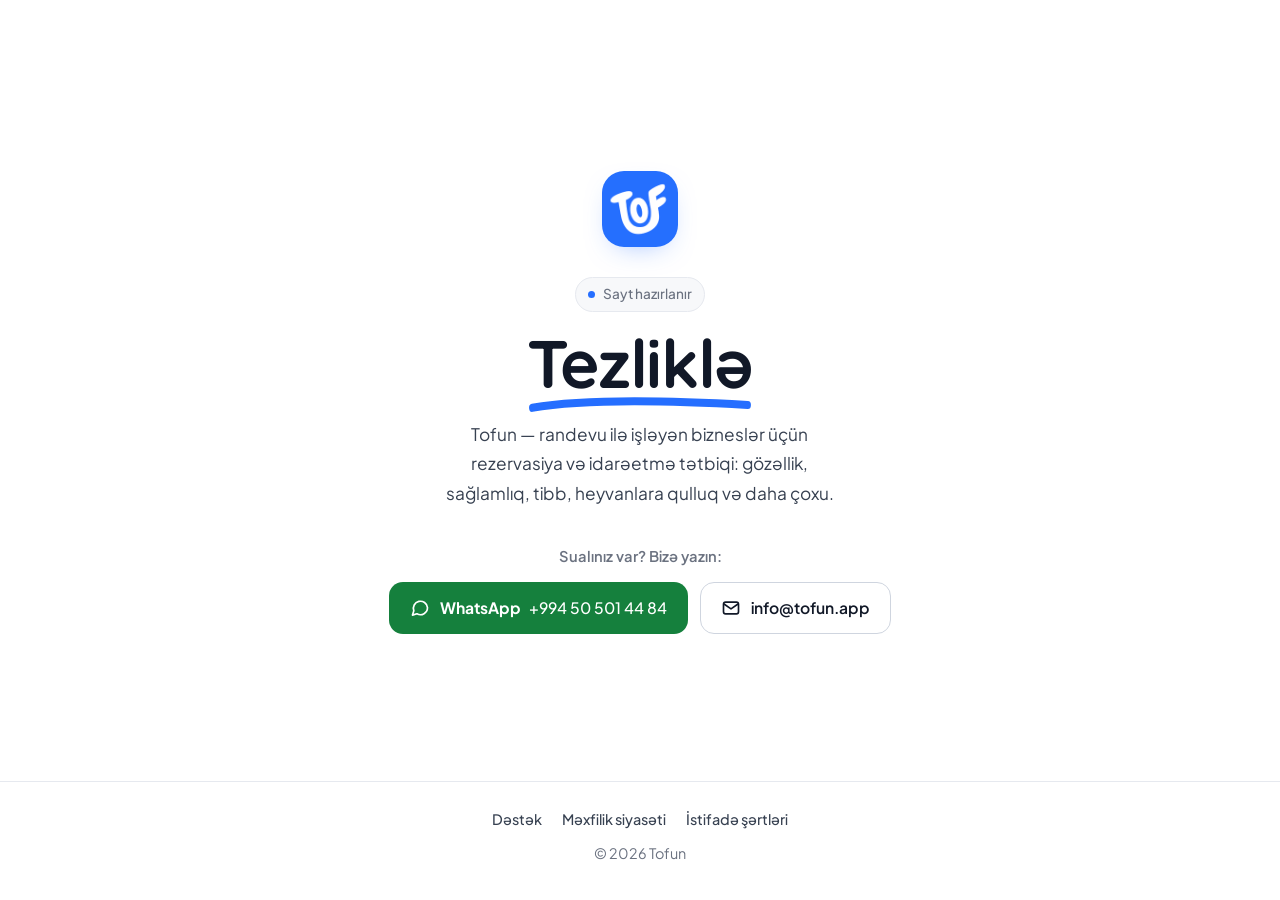
<file: index.html>
<!DOCTYPE html>
<html lang="az">
<head>
<meta charset="UTF-8">
<meta name="viewport" content="width=device-width, initial-scale=1">
<meta name="color-scheme" content="light only">
<title>Tofun — Tezliklə</title>
<meta name="description" content="Tofun — randevu ilə işləyən bizneslər üçün rezervasiya və idarəetmə tətbiqi. Tezliklə.">
<meta name="theme-color" content="#ffffff">
<link rel="canonical" href="https://tofun.app/">
<meta property="og:type" content="website">
<meta property="og:url" content="https://tofun.app/">
<meta property="og:title" content="Tofun — Tezliklə">
<meta property="og:description" content="Randevu ilə işləyən bizneslər üçün rezervasiya və idarəetmə tətbiqi.">
<meta property="og:image" content="https://tofun.app/og.png">
<meta property="og:image:width" content="1200">
<meta property="og:image:height" content="630">
<meta name="twitter:card" content="summary_large_image">
<link rel="icon" type="image/png" sizes="32x32" href="[data-uri]">
<link rel="preconnect" href="https://fonts.googleapis.com">
<link rel="preconnect" href="https://fonts.gstatic.com" crossorigin>
<link href="https://fonts.googleapis.com/css2?family=Quicksand:wght@700&amp;family=Plus+Jakarta+Sans:wght@400;500;600;700&amp;display=swap" rel="stylesheet">
<style>
  :root {
    --bg: #ffffff;
    --surface: #f7f8fa;
    --line: #e6e9ef;
    --line-strong: #cfd5df;
    --ink: #111827;
    --text: #374151;
    --muted: #6b7280;
    --blue: #256eff;
    --link: #1a5ae0;
    --blue-soft: #eef3ff;
    --wa: #15803d;
    --wa-hover: #116a32;
    --wa-soft: #ebf7ef;
    --display: 'Quicksand', 'Plus Jakarta Sans', system-ui, sans-serif;
    --sans: 'Plus Jakarta Sans', system-ui, -apple-system, 'Segoe UI', Roboto, sans-serif;
    color-scheme: light only;
  }

  *, *::before, *::after { box-sizing: border-box; margin: 0; }
  [hidden] { display: none !important; }

  html {
    -webkit-text-size-adjust: 100%;
    scroll-padding-top: 88px;
  }

  body {
    min-height: 100vh;
    font-family: var(--sans);
    font-size: 1rem;
    line-height: 1.65;
    color: var(--text);
    background: var(--bg);
    -webkit-font-smoothing: antialiased;
    text-rendering: optimizeLegibility;
  }

  a { color: var(--link); text-decoration-thickness: 1px; text-underline-offset: 3px; }
  a:hover { text-decoration-thickness: 2px; }

  :focus-visible {
    outline: 3px solid rgba(37, 110, 255, .45);
    outline-offset: 2px;
    border-radius: 8px;
  }

  .container {
    width: 100%;
    max-width: 1080px;
    margin: 0 auto;
    padding: 0 20px;
  }

  /* ---------- header ---------- */
  .site-header {
    position: sticky;
    top: 0;
    z-index: 10;
    background: #fff;
    border-bottom: 1px solid var(--line);
  }

  .header-inner {
    display: flex;
    align-items: center;
    justify-content: space-between;
    gap: 16px;
    height: 64px;
  }

  .brand {
    display: inline-flex;
    align-items: center;
    gap: 10px;
    color: var(--ink);
    text-decoration: none;
    font-family: var(--display);
    font-weight: 700;
    font-size: 1.3rem;
    letter-spacing: -.01em;
  }

  .brand img { width: 34px; height: 34px; border-radius: 10px; }

  .header-link {
    padding: 8px 12px;
    border-radius: 10px;
    color: var(--text);
    font-size: .95rem;
    font-weight: 600;
    text-decoration: none;
  }

  .header-link:hover { background: var(--surface); color: var(--ink); }

  /* ---------- page heading ---------- */
  .page-hero { padding: 52px 0 4px; }

  .eyebrow {
    font-size: .78rem;
    font-weight: 700;
    letter-spacing: .12em;
    text-transform: uppercase;
    color: var(--muted);
  }

  .page-title {
    margin-top: 8px;
    font-family: var(--display);
    font-weight: 700;
    font-size: clamp(2.2rem, 6vw, 3rem);
    line-height: 1.12;
    letter-spacing: -.02em;
    color: var(--ink);
  }

  .page-lead {
    max-width: 40em;
    margin-top: 14px;
    font-size: 1.1rem;
    line-height: 1.7;
  }

  .chip {
    display: inline-flex;
    align-items: center;
    gap: 8px;
    margin-top: 18px;
    padding: 5px 12px;
    border: 1px solid var(--line);
    border-radius: 999px;
    background: var(--surface);
    color: var(--muted);
    font-size: .85rem;
    font-weight: 500;
  }

  /* ---------- buttons ---------- */
  .btn {
    display: inline-flex;
    align-items: center;
    justify-content: center;
    gap: 10px;
    min-height: 50px;
    padding: 12px 20px;
    border: 1px solid transparent;
    border-radius: 14px;
    font: inherit;
    font-size: .98rem;
    font-weight: 600;
    text-decoration: none;
    transition: background-color .15s, border-color .15s;
  }

  .btn svg { width: 20px; height: 20px; flex: none; }
  .btn-wa { background: var(--wa); color: #fff; }
  .btn-wa:hover { background: var(--wa-hover); }
  .btn-outline { background: #fff; color: var(--ink); border-color: var(--line-strong); }
  .btn-outline:hover { border-color: var(--muted); }

  /* ---------- footer ---------- */
  .site-footer { margin-top: 80px; border-top: 1px solid var(--line); }

  .footer-inner {
    display: flex;
    flex-wrap: wrap;
    align-items: center;
    justify-content: space-between;
    gap: 12px 24px;
    padding-top: 26px;
    padding-bottom: 34px;
    font-size: .9rem;
    color: var(--muted);
  }

  .footer-links { display: flex; flex-wrap: wrap; gap: 6px 20px; }
  .footer-links a { color: var(--text); font-weight: 500; text-decoration: none; }
  .footer-links a:hover { color: var(--ink); text-decoration: underline; }
  .footer-links a[aria-current="page"] { color: var(--ink); font-weight: 700; }

  @media (prefers-reduced-motion: reduce) {
    *, *::before, *::after { animation: none !important; transition: none !important; scroll-behavior: auto !important; }
  }

  :root {
    --swoosh: url("data:image/svg+xml,%3Csvg xmlns='http://www.w3.org/2000/svg' viewBox='0 0 300 20' preserveAspectRatio='none'%3E%3Cpath d='M7 13.5C64 5.5 152 4 293 10.5' stroke='%23256EFF' stroke-width='8.5' stroke-linecap='round' fill='none'/%3E%3C/svg%3E");
  }

  body {
    display: flex;
    flex-direction: column;
    min-height: 100vh;
    min-height: 100dvh;
  }

  .home {
    flex: 1;
    display: flex;
    flex-direction: column;
    align-items: center;
    justify-content: center;
    padding: 64px 20px 40px;
    text-align: center;
  }

  .logo {
    width: 76px;
    height: 76px;
    border-radius: 22px;
    box-shadow: 0 10px 28px -14px rgba(37, 110, 255, .5);
  }

  .home .chip { margin-top: 30px; }
  .chip i { width: 7px; height: 7px; border-radius: 50%; background: var(--blue); }

  .home h1 {
    margin-top: 16px;
    font-family: var(--display);
    font-weight: 700;
    font-size: clamp(2.8rem, 11vw, 4.2rem);
    line-height: 1.05;
    letter-spacing: -.02em;
    color: var(--ink);
  }

  .home h1 span {
    padding-bottom: .14em;
    background: var(--swoosh) no-repeat 0 100% / 100% .28em;
  }

  .lead {
    max-width: 30em;
    margin-top: 22px;
    font-size: 1.08rem;
    line-height: 1.7;
    text-wrap: balance;
  }

  .ask {
    margin-top: 36px;
    font-size: .92rem;
    font-weight: 600;
    color: var(--muted);
  }

  .actions {
    display: flex;
    flex-wrap: wrap;
    justify-content: center;
    gap: 12px;
    margin-top: 14px;
  }

  .btn-text { display: flex; flex-wrap: wrap; justify-content: center; column-gap: .45em; }
  .btn .num { font-weight: 500; white-space: nowrap; }

  .site-footer { margin-top: 0; }
  .footer-inner { flex-direction: column; justify-content: center; text-align: center; gap: 10px; }
  .footer-links { justify-content: center; }

  @media (max-width: 520px) {
    .home { padding-top: 48px; }
    .actions { flex-direction: column; width: 100%; }
    .btn { width: 100%; }
  }
</style>
</head>
<body>
  <main class="home">
    <img class="logo" src="[data-uri]" alt="Tofun" width="76" height="76">

    <p class="chip"><i aria-hidden="true"></i>Sayt hazırlanır</p>

    <h1><span>Tezliklə</span></h1>

    <p class="lead">Tofun — randevu ilə işləyən bizneslər üçün rezervasiya və idarəetmə tətbiqi: gözəllik, sağlamlıq, tibb, heyvanlara qulluq və daha çoxu.</p>

    <p class="ask">Sualınız var? Bizə yazın:</p>

    <div class="actions">
      <a class="btn btn-wa" href="https://wa.me/994505014484" target="_blank" rel="noopener">
        <svg viewBox="0 0 24 24" fill="none" stroke="currentColor" stroke-width="2" stroke-linecap="round" stroke-linejoin="round" aria-hidden="true"><path d="M21 11.5a8.5 8.5 0 0 1-12.6 7.45L3 20.5l1.6-5.1A8.5 8.5 0 1 1 21 11.5z"/></svg>
        <span class="btn-text"><b>WhatsApp</b><span class="num">+994 50 501 44 84</span></span>
      </a>
      <a class="btn btn-outline" href="mailto:info@tofun.app">
        <svg viewBox="0 0 24 24" fill="none" stroke="currentColor" stroke-width="2" stroke-linecap="round" stroke-linejoin="round" aria-hidden="true"><rect x="3" y="5" width="18" height="14" rx="2.5"/><path d="m4 7.5 8 5.5 8-5.5"/></svg>
        <span>info@tofun.app</span>
      </a>
    </div>
  </main>

  <footer class="site-footer">
    <div class="container footer-inner">
      <nav class="footer-links" aria-label="Səhifələr">
        <a href="/support/">Dəstək</a>
        <a href="/privacy.html">Məxfilik siyasəti</a>
        <a href="/terms.html">İstifadə şərtləri</a>
      </nav>
      <span>© <span class="year">2026</span> Tofun</span>
    </div>
  </footer>

  <script>document.querySelectorAll('.year').forEach(function (y) { y.textContent = new Date().getFullYear(); });</script>
</body>
</html>
</file>
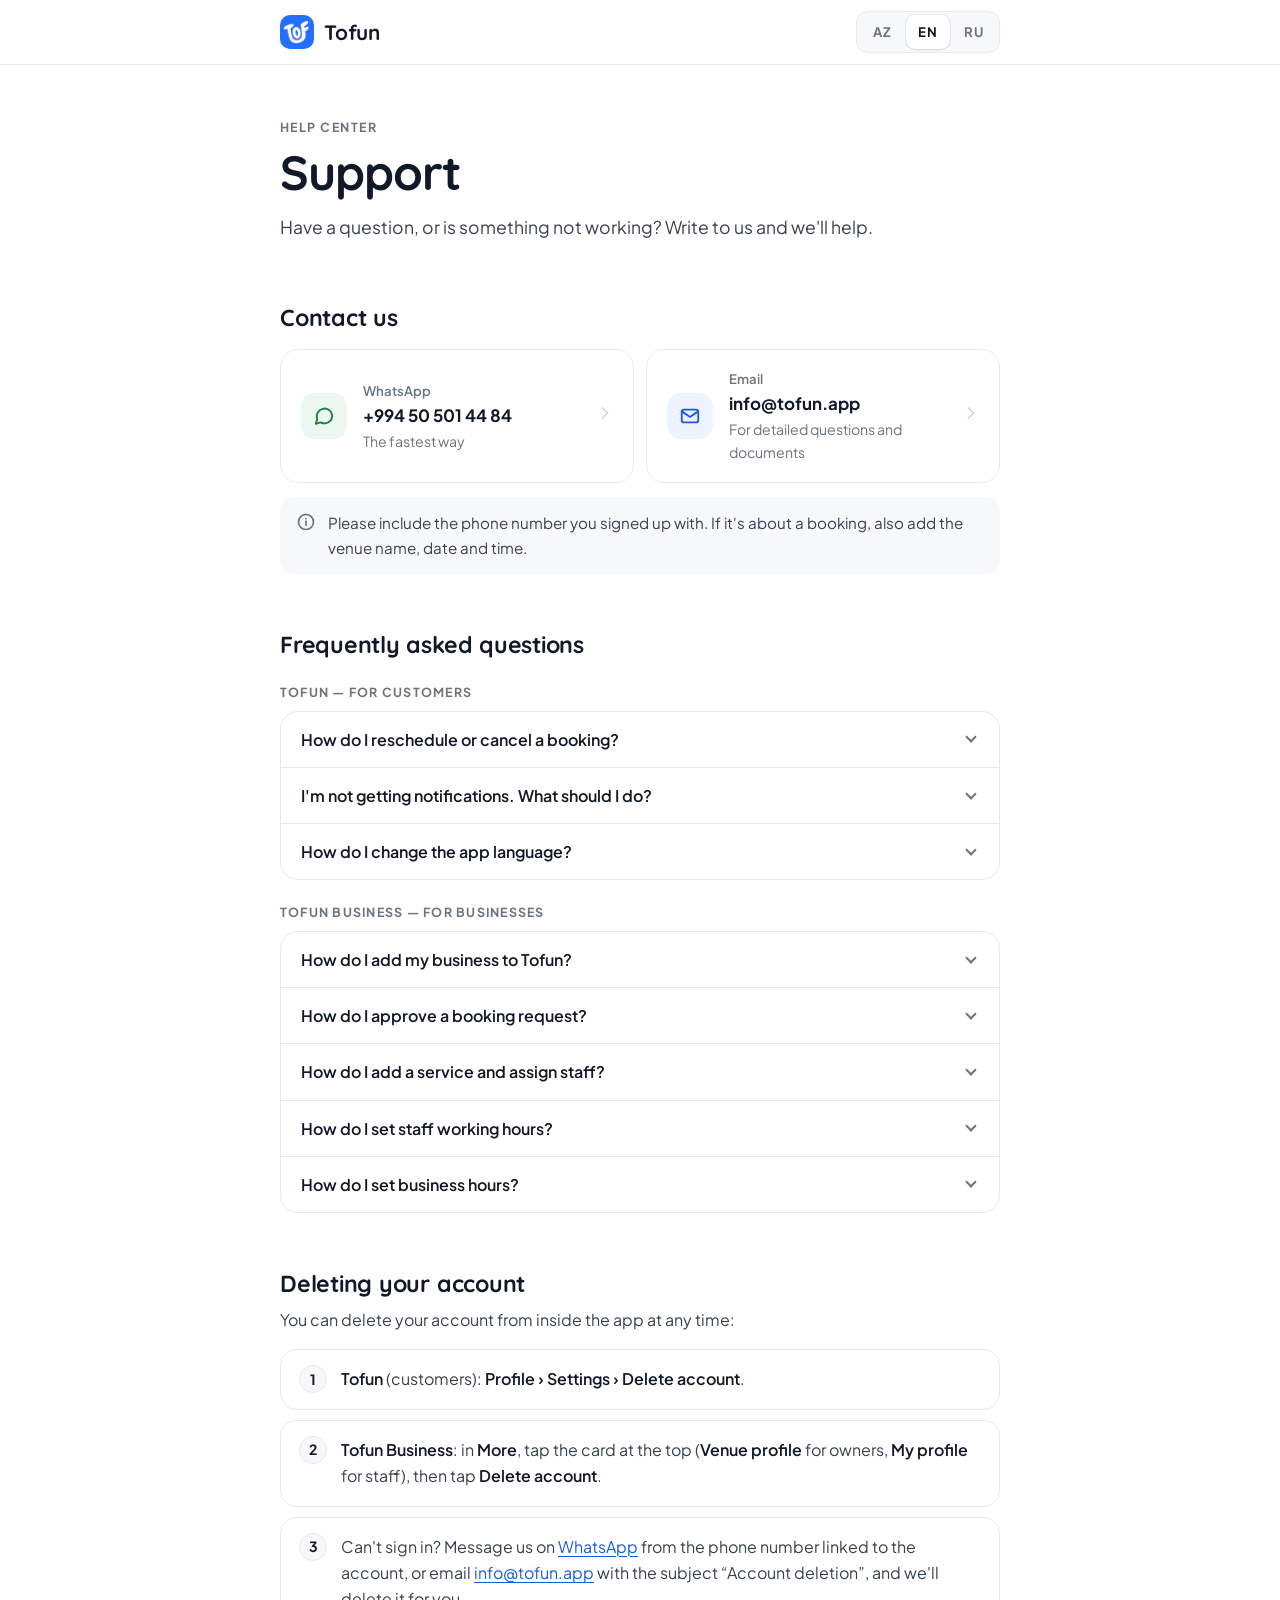
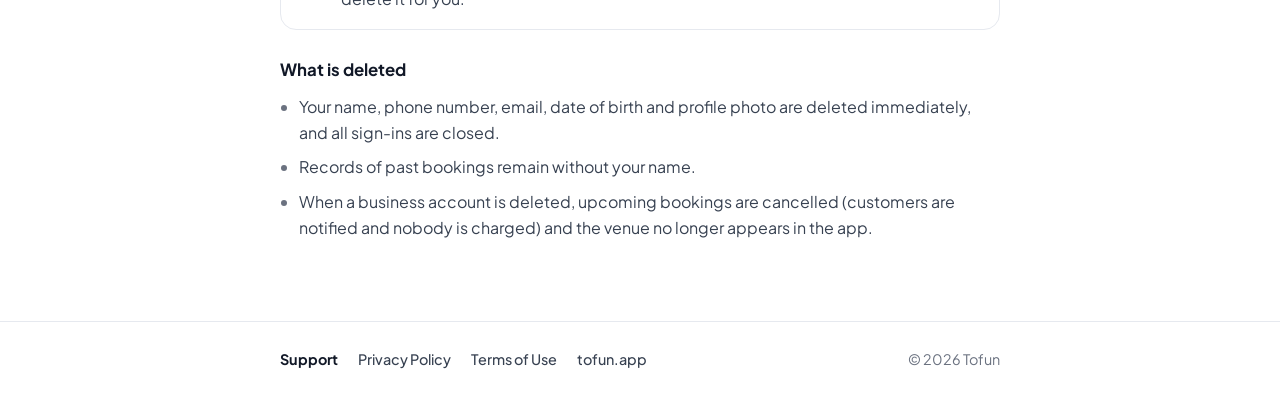
<file: support/index.html>
<!DOCTYPE html>
<html lang="az">
<head>
<meta charset="UTF-8">
<meta name="viewport" content="width=device-width, initial-scale=1">
<meta name="color-scheme" content="light only">
<title>Dəstək — Tofun</title>
<meta name="description" content="Tofun dəstək: WhatsApp və e-poçt ilə əlaqə, tez-tez verilən suallar və hesabın silinməsi.">
<meta name="theme-color" content="#ffffff">
<meta property="og:type" content="website">
<meta property="og:title" content="Dəstək — Tofun">
<meta property="og:description" content="WhatsApp və e-poçt ilə əlaqə, tez-tez verilən suallar və hesabın silinməsi.">
<meta name="twitter:card" content="summary">
<link rel="icon" type="image/png" sizes="32x32" href="[data-uri]">
<link rel="preconnect" href="https://fonts.googleapis.com">
<link rel="preconnect" href="https://fonts.gstatic.com" crossorigin>
<link href="https://fonts.googleapis.com/css2?family=Quicksand:wght@700&amp;family=Plus+Jakarta+Sans:wght@400;500;600;700&amp;display=swap" rel="stylesheet">
<script>document.documentElement.classList.add('js');</script>
<style>
  :root {
    --bg: #ffffff;
    --surface: #f7f8fa;
    --line: #e6e9ef;
    --line-strong: #cfd5df;
    --ink: #111827;
    --text: #374151;
    --muted: #6b7280;
    --blue: #256eff;
    --link: #1a5ae0;
    --blue-soft: #eef3ff;
    --wa: #15803d;
    --wa-hover: #116a32;
    --wa-soft: #ebf7ef;
    --display: 'Quicksand', 'Plus Jakarta Sans', system-ui, sans-serif;
    --sans: 'Plus Jakarta Sans', system-ui, -apple-system, 'Segoe UI', Roboto, sans-serif;
    color-scheme: light only;
  }

  *, *::before, *::after { box-sizing: border-box; margin: 0; }
  [hidden] { display: none !important; }

  html {
    -webkit-text-size-adjust: 100%;
    scroll-padding-top: 88px;
  }

  body {
    min-height: 100vh;
    font-family: var(--sans);
    font-size: 1rem;
    line-height: 1.65;
    color: var(--text);
    background: var(--bg);
    -webkit-font-smoothing: antialiased;
    text-rendering: optimizeLegibility;
  }

  a { color: var(--link); text-decoration-thickness: 1px; text-underline-offset: 3px; }
  a:hover { text-decoration-thickness: 2px; }

  :focus-visible {
    outline: 3px solid rgba(37, 110, 255, .45);
    outline-offset: 2px;
    border-radius: 8px;
  }

  .container {
    width: 100%;
    max-width: 1080px;
    margin: 0 auto;
    padding: 0 20px;
  }

  /* ---------- header ---------- */
  .site-header {
    position: sticky;
    top: 0;
    z-index: 10;
    background: #fff;
    border-bottom: 1px solid var(--line);
  }

  .header-inner {
    display: flex;
    align-items: center;
    justify-content: space-between;
    gap: 16px;
    height: 64px;
  }

  .brand {
    display: inline-flex;
    align-items: center;
    gap: 10px;
    color: var(--ink);
    text-decoration: none;
    font-family: var(--display);
    font-weight: 700;
    font-size: 1.3rem;
    letter-spacing: -.01em;
  }

  .brand img { width: 34px; height: 34px; border-radius: 10px; }

  .header-link {
    padding: 8px 12px;
    border-radius: 10px;
    color: var(--text);
    font-size: .95rem;
    font-weight: 600;
    text-decoration: none;
  }

  .header-link:hover { background: var(--surface); color: var(--ink); }

  /* ---------- page heading ---------- */
  .page-hero { padding: 52px 0 4px; }

  .eyebrow {
    font-size: .78rem;
    font-weight: 700;
    letter-spacing: .12em;
    text-transform: uppercase;
    color: var(--muted);
  }

  .page-title {
    margin-top: 8px;
    font-family: var(--display);
    font-weight: 700;
    font-size: clamp(2.2rem, 6vw, 3rem);
    line-height: 1.12;
    letter-spacing: -.02em;
    color: var(--ink);
  }

  .page-lead {
    max-width: 40em;
    margin-top: 14px;
    font-size: 1.1rem;
    line-height: 1.7;
  }

  .chip {
    display: inline-flex;
    align-items: center;
    gap: 8px;
    margin-top: 18px;
    padding: 5px 12px;
    border: 1px solid var(--line);
    border-radius: 999px;
    background: var(--surface);
    color: var(--muted);
    font-size: .85rem;
    font-weight: 500;
  }

  /* ---------- buttons ---------- */
  .btn {
    display: inline-flex;
    align-items: center;
    justify-content: center;
    gap: 10px;
    min-height: 50px;
    padding: 12px 20px;
    border: 1px solid transparent;
    border-radius: 14px;
    font: inherit;
    font-size: .98rem;
    font-weight: 600;
    text-decoration: none;
    transition: background-color .15s, border-color .15s;
  }

  .btn svg { width: 20px; height: 20px; flex: none; }
  .btn-wa { background: var(--wa); color: #fff; }
  .btn-wa:hover { background: var(--wa-hover); }
  .btn-outline { background: #fff; color: var(--ink); border-color: var(--line-strong); }
  .btn-outline:hover { border-color: var(--muted); }

  /* ---------- footer ---------- */
  .site-footer { margin-top: 80px; border-top: 1px solid var(--line); }

  .footer-inner {
    display: flex;
    flex-wrap: wrap;
    align-items: center;
    justify-content: space-between;
    gap: 12px 24px;
    padding-top: 26px;
    padding-bottom: 34px;
    font-size: .9rem;
    color: var(--muted);
  }

  .footer-links { display: flex; flex-wrap: wrap; gap: 6px 20px; }
  .footer-links a { color: var(--text); font-weight: 500; text-decoration: none; }
  .footer-links a:hover { color: var(--ink); text-decoration: underline; }
  .footer-links a[aria-current="page"] { color: var(--ink); font-weight: 700; }

  @media (prefers-reduced-motion: reduce) {
    *, *::before, *::after { animation: none !important; transition: none !important; scroll-behavior: auto !important; }
  }

  .narrow { max-width: 760px; }

  /* language switch */
  .langs {
    display: none;
    gap: 2px;
    padding: 3px;
    border: 1px solid var(--line);
    border-radius: 12px;
    background: var(--surface);
  }

  .js .langs { display: inline-flex; }

  .langs button {
    min-width: 44px;
    min-height: 34px;
    border: 0;
    border-radius: 9px;
    background: transparent;
    color: var(--muted);
    font: inherit;
    font-size: .82rem;
    font-weight: 700;
    letter-spacing: .04em;
    cursor: pointer;
  }

  .langs button:hover { color: var(--ink); }

  .langs button[aria-pressed="true"] {
    background: #fff;
    color: var(--ink);
    box-shadow: 0 1px 2px rgba(16, 24, 40, .08), 0 0 0 1px var(--line);
  }

  [data-l] { display: none; }
  html[lang="az"] [data-l="az"], html[lang="en"] [data-l="en"], html[lang="ru"] [data-l="ru"] { display: inline; }

  /* sections */
  .section { margin-top: 56px; }

  .section-title {
    font-family: var(--display);
    font-weight: 700;
    font-size: 1.45rem;
    line-height: 1.3;
    letter-spacing: -.01em;
    color: var(--ink);
  }

  .section-lead { margin-top: 8px; }

  /* contact cards */
  .cards {
    display: grid;
    grid-template-columns: repeat(2, minmax(0, 1fr));
    gap: 12px;
    margin-top: 16px;
  }

  .card {
    display: flex;
    align-items: center;
    gap: 16px;
    padding: 18px 18px 18px 20px;
    border: 1px solid var(--line);
    border-radius: 18px;
    background: #fff;
    color: inherit;
    text-decoration: none;
    transition: border-color .15s, box-shadow .15s;
  }

  .card:hover {
    border-color: var(--line-strong);
    box-shadow: 0 8px 24px -16px rgba(16, 24, 40, .25);
  }

  .card-icon {
    flex: none;
    display: grid;
    place-items: center;
    width: 46px;
    height: 46px;
    border-radius: 14px;
    background: var(--blue-soft);
    color: var(--link);
  }

  .card-wa .card-icon { background: var(--wa-soft); color: var(--wa); }
  .card-icon svg { width: 22px; height: 22px; }

  .card-body { display: flex; flex-direction: column; min-width: 0; }
  .card-label { font-size: .82rem; font-weight: 600; color: var(--muted); }
  .card-value { font-size: 1.06rem; font-weight: 700; color: var(--ink); white-space: nowrap; }
  .card-note { font-size: .88rem; color: var(--muted); }

  .card-go { flex: none; margin-left: auto; color: var(--line-strong); }
  .card-go svg { width: 20px; height: 20px; }
  .card:hover .card-go { color: var(--muted); }

  .note {
    display: flex;
    gap: 12px;
    margin-top: 14px;
    padding: 14px 16px;
    border-radius: 14px;
    background: var(--surface);
    font-size: .95rem;
    line-height: 1.6;
  }

  .note svg { flex: none; width: 20px; height: 20px; margin-top: 1px; color: var(--muted); }

  /* FAQ */
  .faq-group { margin-top: 22px; }

  .faq-label {
    margin-bottom: 8px;
    font-size: .78rem;
    font-weight: 700;
    letter-spacing: .1em;
    text-transform: uppercase;
    color: var(--muted);
  }

  .faq {
    overflow: hidden;
    border: 1px solid var(--line);
    border-radius: 18px;
    background: #fff;
  }

  .faq details + details { border-top: 1px solid var(--line); }

  .faq summary {
    display: flex;
    align-items: center;
    justify-content: space-between;
    gap: 16px;
    padding: 16px 20px;
    color: var(--ink);
    font-weight: 600;
    line-height: 1.45;
    list-style: none;
    cursor: pointer;
  }

  .faq summary::-webkit-details-marker { display: none; }
  .faq summary:hover { background: var(--surface); }

  .faq summary::after {
    content: '';
    flex: none;
    width: 8px;
    height: 8px;
    margin: -4px 4px 0 0;
    border-right: 2px solid var(--muted);
    border-bottom: 2px solid var(--muted);
    transform: rotate(45deg);
    transition: transform .2s;
  }

  .faq details[open] summary::after {
    margin-top: 4px;
    border-color: var(--link);
    transform: rotate(-135deg);
  }

  .faq summary:focus-visible { outline-offset: -3px; border-radius: 0; }

  .answer {
    padding: 0 20px 18px;
    line-height: 1.7;
  }

  .path { font-weight: 600; color: var(--ink); }

  /* account deletion */
  .steps {
    display: grid;
    gap: 10px;
    margin-top: 16px;
    padding: 0;
    list-style: none;
    counter-reset: step;
  }

  .steps li {
    position: relative;
    padding: 16px 18px 16px 60px;
    border: 1px solid var(--line);
    border-radius: 16px;
    background: #fff;
    line-height: 1.65;
    counter-increment: step;
  }

  .steps li::before {
    content: counter(step);
    position: absolute;
    top: 15px;
    left: 18px;
    display: grid;
    place-items: center;
    width: 28px;
    height: 28px;
    border: 1px solid var(--line);
    border-radius: 50%;
    background: var(--surface);
    color: var(--ink);
    font-size: .88rem;
    font-weight: 700;
  }

  .subhead {
    margin-top: 26px;
    font-size: 1.05rem;
    font-weight: 700;
    color: var(--ink);
  }

  .bullets { display: grid; gap: 8px; margin-top: 10px; padding-left: 1.2em; line-height: 1.65; }
  .bullets li::marker { color: var(--muted); }

  @media (max-width: 640px) {
    .page-hero { padding-top: 36px; }
    .cards { grid-template-columns: 1fr; }
    .steps li { padding-left: 56px; }
    .steps li::before { left: 15px; }
  }
</style>
</head>
<body>
  <header class="site-header">
    <div class="container narrow header-inner">
      <a class="brand" href="/">
        <img src="[data-uri]" alt="" width="34" height="34">
        <span>Tofun</span>
      </a>
      <div class="langs" role="group" aria-label="Dil · Language · Язык">
        <button type="button" data-set-lang="az" aria-pressed="true">AZ</button>
        <button type="button" data-set-lang="en" aria-pressed="false">EN</button>
        <button type="button" data-set-lang="ru" aria-pressed="false">RU</button>
      </div>
    </div>
  </header>

  <!-- ============================== AZ ============================== -->
  <main class="container narrow" data-lang="az" lang="az">
    <div class="page-hero">
      <p class="eyebrow">Kömək mərkəzi</p>
      <h1 class="page-title">Dəstək</h1>
      <p class="page-lead">Sualınız var və ya nəsə işləmir? Bizə yazın — kömək edəcəyik.</p>
    </div>

    <section class="section" aria-labelledby="az-contact">
      <h2 class="section-title" id="az-contact">Bizimlə əlaqə</h2>
      <div class="cards">
        <a class="card card-wa" href="https://wa.me/994505014484?text=Salam%2C%20Tofun%20d%C9%99st%C9%99k%20s%C9%99hif%C9%99sind%C9%99n%20yaz%C4%B1ram." target="_blank" rel="noopener">
          <span class="card-icon"><svg viewBox="0 0 24 24" fill="none" stroke="currentColor" stroke-width="2" stroke-linecap="round" stroke-linejoin="round" aria-hidden="true"><path d="M21 11.5a8.5 8.5 0 0 1-12.6 7.45L3 20.5l1.6-5.1A8.5 8.5 0 1 1 21 11.5z"/></svg></span>
          <span class="card-body">
            <span class="card-label">WhatsApp</span>
            <span class="card-value">+994 50 501 44 84</span>
            <span class="card-note">Ən sürətli yol</span>
          </span>
          <span class="card-go"><svg viewBox="0 0 24 24" fill="none" stroke="currentColor" stroke-width="2" stroke-linecap="round" stroke-linejoin="round" aria-hidden="true"><path d="m9 6 6 6-6 6"/></svg></span>
        </a>
        <a class="card" href="mailto:info@tofun.app?subject=Tofun%20d%C9%99st%C9%99k">
          <span class="card-icon"><svg viewBox="0 0 24 24" fill="none" stroke="currentColor" stroke-width="2" stroke-linecap="round" stroke-linejoin="round" aria-hidden="true"><rect x="3" y="5" width="18" height="14" rx="2.5"/><path d="m4 7.5 8 5.5 8-5.5"/></svg></span>
          <span class="card-body">
            <span class="card-label">E-poçt</span>
            <span class="card-value">info@tofun.app</span>
            <span class="card-note">Ətraflı suallar və sənədlər üçün</span>
          </span>
          <span class="card-go"><svg viewBox="0 0 24 24" fill="none" stroke="currentColor" stroke-width="2" stroke-linecap="round" stroke-linejoin="round" aria-hidden="true"><path d="m9 6 6 6-6 6"/></svg></span>
        </a>
      </div>
      <p class="note"><svg viewBox="0 0 24 24" fill="none" stroke="currentColor" stroke-width="2" stroke-linecap="round" stroke-linejoin="round" aria-hidden="true"><circle cx="12" cy="12" r="9"/><path d="M12 11v5"/><path d="M12 8h.01"/></svg><span>Yazanda qeydiyyatdan keçdiyiniz telefon nömrəsini göstərin. Sual rezervasiya ilə bağlıdırsa, məkanın adını, tarixi və saatı da yazın.</span></p>
    </section>

    <section class="section" aria-labelledby="az-faq">
      <h2 class="section-title" id="az-faq">Tez-tez verilən suallar</h2>

      <div class="faq-group">
        <p class="faq-label">Tofun — müştərilər üçün</p>
        <div class="faq">
          <details>
            <summary>Rezervasiyanın vaxtını necə dəyişim və ya onu necə ləğv edim?</summary>
            <p class="answer">Aşağı menyuda təqvim ikonuna toxunub <span class="path">Görüşlər</span> səhifəsini açın və rezervasiyanı seçin. <span class="path">Görüşünüzü idarə edin</span> bölməsində <span class="path">Görüşü yenidən planlaşdır</span> və ya <span class="path">Görüşü ləğv et</span> düyməsinə basın.</p>
          </details>
          <details>
            <summary>Bildirişlər gəlmir. Nə edim?</summary>
            <p class="answer">Telefonun ayarlarında Tofun üçün bildirişlərə icazə verin. Sonra tətbiqdə <span class="path">Profil › Tənzimləmələr › Bildiriş</span> bölməsini yoxlayın.</p>
          </details>
          <details>
            <summary>Tətbiqin dilini necə dəyişim?</summary>
            <p class="answer"><span class="path">Profil › Tənzimləmələr › Dil</span>. Azərbaycan, ingilis, rus və türk dilləri var.</p>
          </details>
        </div>
      </div>

      <div class="faq-group">
        <p class="faq-label">Tofun Business — bizneslər üçün</p>
        <div class="faq">
          <details>
            <summary>Biznesimi Tofun-a necə əlavə edim?</summary>
            <p class="answer">Tofun Business tətbiqini yükləyin, qeydiyyatdan keçin, məkanınızın məlumatlarını və sənədlərini göndərin. Tofun yoxlayıb təsdiqləyəndən sonra məkanınız müştərilərə görünür.</p>
          </details>
          <details>
            <summary>Rezervasiya sorğusunu necə təsdiqləyim?</summary>
            <p class="answer"><span class="path">Təqvim › Gözləyən sorğular</span> bölməsini açın, sorğuya toxunun və təsdiqləyin və ya rədd edin. Təsdiqlənən rezervasiya təqvimə düşür və müştəriyə bildiriş gedir.</p>
          </details>
          <details>
            <summary>Xidməti necə əlavə edim və işçi təyin edim?</summary>
            <p class="answer"><span class="path">Xidmətlər</span> səhifəsində sağ aşağıdakı <span class="path">+</span> düyməsinə basın, adı, müddəti və qiyməti yazın, sonra xidməti göstərəcək işçiləri seçin.</p>
          </details>
          <details>
            <summary>İşçinin iş saatlarını necə təyin edim?</summary>
            <p class="answer"><span class="path">İşçilər › işçi profili › Saatlar</span> tabında hər gün üçün iş aralığını təyin edin. Bir günün saatlarını digər günlərə köçürə bilərsiniz.</p>
          </details>
          <details>
            <summary>Məkanın iş saatlarını necə təyin edim?</summary>
            <p class="answer"><span class="path">Biznes parametrləri › İş saatları</span> bölməsində hər gün üçün açılış və bağlanış saatını təyin edin. Bağlı günlərdə düyməni söndürün.</p>
          </details>
        </div>
      </div>
    </section>

    <section class="section del-section" id="delete-account" aria-labelledby="az-delete">
      <h2 class="section-title" id="az-delete">Hesabın silinməsi</h2>
      <p class="section-lead">Hesabınızı istənilən vaxt tətbiqin özündən silə bilərsiniz:</p>
      <ol class="steps">
        <li><span class="path">Tofun</span> (müştərilər): <span class="path">Profil › Tənzimləmələr › Hesabı sil</span>.</li>
        <li><span class="path">Tofun Business</span>: <span class="path">Daha çox</span> bölməsində yuxarıdakı karta toxunun (sahib üçün <span class="path">Məkan profili</span>, işçi üçün <span class="path">Profilim</span>) və <span class="path">Hesabı sil</span> düyməsinə basın.</li>
        <li>Tətbiqə daxil ola bilmirsiniz? Hesaba bağlı telefon nömrəsindən <a href="https://wa.me/994505014484?text=Salam%2C%20hesab%C4%B1m%C4%B1%20silm%C9%99k%20ist%C9%99yir%C9%99m." target="_blank" rel="noopener">WhatsApp-a</a> və ya <a href="mailto:info@tofun.app?subject=Hesab%C4%B1n%20silinm%C9%99si">info@tofun.app</a> ünvanına «Hesabın silinməsi» mövzusu ilə yazın — hesabı biz siləcəyik.</li>
      </ol>
      <h3 class="subhead">Nə silinir</h3>
      <ul class="bullets">
        <li>Adınız, telefon nömrəniz, e-poçtunuz, doğum tarixiniz və profil şəkliniz dərhal silinir, bütün girişlər bağlanır.</li>
        <li>Keçmiş rezervasiyaların qeydləri adınız olmadan qalır.</li>
        <li>Biznes hesabı silinəndə gələcək rezervasiyalar ləğv olunur (müştərilərə bildiriş gedir, heç kimdən haqq tutulmur) və məkan tətbiqdə görünmür.</li>
      </ul>
    </section>
  </main>

  <!-- ============================== EN ============================== -->
  <main class="container narrow" data-lang="en" lang="en" hidden>
    <div class="page-hero">
      <p class="eyebrow">Help center</p>
      <h1 class="page-title">Support</h1>
      <p class="page-lead">Have a question, or is something not working? Write to us and we'll help.</p>
    </div>

    <section class="section" aria-labelledby="en-contact">
      <h2 class="section-title" id="en-contact">Contact us</h2>
      <div class="cards">
        <a class="card card-wa" href="https://wa.me/994505014484?text=Hello%2C%20I%27m%20writing%20from%20the%20Tofun%20support%20page." target="_blank" rel="noopener">
          <span class="card-icon"><svg viewBox="0 0 24 24" fill="none" stroke="currentColor" stroke-width="2" stroke-linecap="round" stroke-linejoin="round" aria-hidden="true"><path d="M21 11.5a8.5 8.5 0 0 1-12.6 7.45L3 20.5l1.6-5.1A8.5 8.5 0 1 1 21 11.5z"/></svg></span>
          <span class="card-body">
            <span class="card-label">WhatsApp</span>
            <span class="card-value">+994 50 501 44 84</span>
            <span class="card-note">The fastest way</span>
          </span>
          <span class="card-go"><svg viewBox="0 0 24 24" fill="none" stroke="currentColor" stroke-width="2" stroke-linecap="round" stroke-linejoin="round" aria-hidden="true"><path d="m9 6 6 6-6 6"/></svg></span>
        </a>
        <a class="card" href="mailto:info@tofun.app?subject=Tofun%20support">
          <span class="card-icon"><svg viewBox="0 0 24 24" fill="none" stroke="currentColor" stroke-width="2" stroke-linecap="round" stroke-linejoin="round" aria-hidden="true"><rect x="3" y="5" width="18" height="14" rx="2.5"/><path d="m4 7.5 8 5.5 8-5.5"/></svg></span>
          <span class="card-body">
            <span class="card-label">Email</span>
            <span class="card-value">info@tofun.app</span>
            <span class="card-note">For detailed questions and documents</span>
          </span>
          <span class="card-go"><svg viewBox="0 0 24 24" fill="none" stroke="currentColor" stroke-width="2" stroke-linecap="round" stroke-linejoin="round" aria-hidden="true"><path d="m9 6 6 6-6 6"/></svg></span>
        </a>
      </div>
      <p class="note"><svg viewBox="0 0 24 24" fill="none" stroke="currentColor" stroke-width="2" stroke-linecap="round" stroke-linejoin="round" aria-hidden="true"><circle cx="12" cy="12" r="9"/><path d="M12 11v5"/><path d="M12 8h.01"/></svg><span>Please include the phone number you signed up with. If it's about a booking, also add the venue name, date and time.</span></p>
    </section>

    <section class="section" aria-labelledby="en-faq">
      <h2 class="section-title" id="en-faq">Frequently asked questions</h2>

      <div class="faq-group">
        <p class="faq-label">Tofun — for customers</p>
        <div class="faq">
          <details>
            <summary>How do I reschedule or cancel a booking?</summary>
            <p class="answer">Tap the calendar icon in the bottom menu to open <span class="path">Appointments</span> and choose the booking. Under <span class="path">Manage your appointment</span>, tap <span class="path">Reschedule appointment</span> or <span class="path">Cancel appointment</span>.</p>
          </details>
          <details>
            <summary>I'm not getting notifications. What should I do?</summary>
            <p class="answer">Allow notifications for Tofun in your phone settings. Then check <span class="path">Profile › Settings › Notification</span> in the app.</p>
          </details>
          <details>
            <summary>How do I change the app language?</summary>
            <p class="answer"><span class="path">Profile › Settings › Language</span>. Azerbaijani, English, Russian and Turkish are available.</p>
          </details>
        </div>
      </div>

      <div class="faq-group">
        <p class="faq-label">Tofun Business — for businesses</p>
        <div class="faq">
          <details>
            <summary>How do I add my business to Tofun?</summary>
            <p class="answer">Download the Tofun Business app, sign up, and send your venue details and documents. Once Tofun has reviewed and approved them, your venue becomes visible to customers.</p>
          </details>
          <details>
            <summary>How do I approve a booking request?</summary>
            <p class="answer">Open <span class="path">Calendar › Pending requests</span>, tap a request, then confirm or reject it. Confirmed bookings move into your calendar and the customer is notified.</p>
          </details>
          <details>
            <summary>How do I add a service and assign staff?</summary>
            <p class="answer">On the <span class="path">Services</span> page, tap the <span class="path">+</span> button at the bottom right, enter the name, duration and price, then pick the staff who will perform it.</p>
          </details>
          <details>
            <summary>How do I set staff working hours?</summary>
            <p class="answer">Go to <span class="path">Staff › staff profile › Hours</span> and set the working range for each day. You can copy one day's hours to the other days.</p>
          </details>
          <details>
            <summary>How do I set business hours?</summary>
            <p class="answer">Go to <span class="path">Business settings › Business hours</span> and set opening and closing times for each day. Turn the toggle off for closed days.</p>
          </details>
        </div>
      </div>
    </section>

    <section class="section del-section" id="delete-account-en" aria-labelledby="en-delete">
      <h2 class="section-title" id="en-delete">Deleting your account</h2>
      <p class="section-lead">You can delete your account from inside the app at any time:</p>
      <ol class="steps">
        <li><span class="path">Tofun</span> (customers): <span class="path">Profile › Settings › Delete account</span>.</li>
        <li><span class="path">Tofun Business</span>: in <span class="path">More</span>, tap the card at the top (<span class="path">Venue profile</span> for owners, <span class="path">My profile</span> for staff), then tap <span class="path">Delete account</span>.</li>
        <li>Can't sign in? Message us on <a href="https://wa.me/994505014484?text=Hello%2C%20I%20would%20like%20to%20delete%20my%20account." target="_blank" rel="noopener">WhatsApp</a> from the phone number linked to the account, or email <a href="mailto:info@tofun.app?subject=Account%20deletion">info@tofun.app</a> with the subject “Account deletion”, and we'll delete it for you.</li>
      </ol>
      <h3 class="subhead">What is deleted</h3>
      <ul class="bullets">
        <li>Your name, phone number, email, date of birth and profile photo are deleted immediately, and all sign-ins are closed.</li>
        <li>Records of past bookings remain without your name.</li>
        <li>When a business account is deleted, upcoming bookings are cancelled (customers are notified and nobody is charged) and the venue no longer appears in the app.</li>
      </ul>
    </section>
  </main>

  <!-- ============================== RU ============================== -->
  <main class="container narrow" data-lang="ru" lang="ru" hidden>
    <div class="page-hero">
      <p class="eyebrow">Центр помощи</p>
      <h1 class="page-title">Поддержка</h1>
      <p class="page-lead">Есть вопрос или что-то не работает? Напишите нам — поможем.</p>
    </div>

    <section class="section" aria-labelledby="ru-contact">
      <h2 class="section-title" id="ru-contact">Связаться с нами</h2>
      <div class="cards">
        <a class="card card-wa" href="https://wa.me/994505014484?text=%D0%97%D0%B4%D1%80%D0%B0%D0%B2%D1%81%D1%82%D0%B2%D1%83%D0%B9%D1%82%D0%B5%2C%20%D0%BF%D0%B8%D1%88%D1%83%20%D1%81%D0%BE%20%D1%81%D1%82%D1%80%D0%B0%D0%BD%D0%B8%D1%86%D1%8B%20%D0%BF%D0%BE%D0%B4%D0%B4%D0%B5%D1%80%D0%B6%D0%BA%D0%B8%20Tofun." target="_blank" rel="noopener">
          <span class="card-icon"><svg viewBox="0 0 24 24" fill="none" stroke="currentColor" stroke-width="2" stroke-linecap="round" stroke-linejoin="round" aria-hidden="true"><path d="M21 11.5a8.5 8.5 0 0 1-12.6 7.45L3 20.5l1.6-5.1A8.5 8.5 0 1 1 21 11.5z"/></svg></span>
          <span class="card-body">
            <span class="card-label">WhatsApp</span>
            <span class="card-value">+994 50 501 44 84</span>
            <span class="card-note">Самый быстрый способ</span>
          </span>
          <span class="card-go"><svg viewBox="0 0 24 24" fill="none" stroke="currentColor" stroke-width="2" stroke-linecap="round" stroke-linejoin="round" aria-hidden="true"><path d="m9 6 6 6-6 6"/></svg></span>
        </a>
        <a class="card" href="mailto:info@tofun.app?subject=%D0%9F%D0%BE%D0%B4%D0%B4%D0%B5%D1%80%D0%B6%D0%BA%D0%B0%20Tofun">
          <span class="card-icon"><svg viewBox="0 0 24 24" fill="none" stroke="currentColor" stroke-width="2" stroke-linecap="round" stroke-linejoin="round" aria-hidden="true"><rect x="3" y="5" width="18" height="14" rx="2.5"/><path d="m4 7.5 8 5.5 8-5.5"/></svg></span>
          <span class="card-body">
            <span class="card-label">E-mail</span>
            <span class="card-value">info@tofun.app</span>
            <span class="card-note">Для подробных вопросов и документов</span>
          </span>
          <span class="card-go"><svg viewBox="0 0 24 24" fill="none" stroke="currentColor" stroke-width="2" stroke-linecap="round" stroke-linejoin="round" aria-hidden="true"><path d="m9 6 6 6-6 6"/></svg></span>
        </a>
      </div>
      <p class="note"><svg viewBox="0 0 24 24" fill="none" stroke="currentColor" stroke-width="2" stroke-linecap="round" stroke-linejoin="round" aria-hidden="true"><circle cx="12" cy="12" r="9"/><path d="M12 11v5"/><path d="M12 8h.01"/></svg><span>Укажите номер телефона, с которым вы зарегистрированы. Если вопрос о записи — добавьте название заведения, дату и время.</span></p>
    </section>

    <section class="section" aria-labelledby="ru-faq">
      <h2 class="section-title" id="ru-faq">Частые вопросы</h2>

      <div class="faq-group">
        <p class="faq-label">Tofun — для клиентов</p>
        <div class="faq">
          <details>
            <summary>Как перенести или отменить запись?</summary>
            <p class="answer">Нажмите на значок календаря в нижнем меню, чтобы открыть <span class="path">Записи</span>, и выберите запись. В разделе <span class="path">Управление записью</span> нажмите <span class="path">Перенести запись</span> или <span class="path">Отменить запись</span>.</p>
          </details>
          <details>
            <summary>Не приходят уведомления. Что делать?</summary>
            <p class="answer">Разрешите уведомления для Tofun в настройках телефона. Затем проверьте раздел <span class="path">Профиль › Настройки › Уведомления</span> в приложении.</p>
          </details>
          <details>
            <summary>Как сменить язык приложения?</summary>
            <p class="answer"><span class="path">Профиль › Настройки › Язык</span>. Доступны азербайджанский, английский, русский и турецкий.</p>
          </details>
        </div>
      </div>

      <div class="faq-group">
        <p class="faq-label">Tofun Business — для бизнеса</p>
        <div class="faq">
          <details>
            <summary>Как добавить свой бизнес в Tofun?</summary>
            <p class="answer">Скачайте приложение Tofun Business, зарегистрируйтесь и отправьте данные заведения и документы. После проверки и одобрения Tofun ваше заведение станет видно клиентам.</p>
          </details>
          <details>
            <summary>Как подтвердить заявку на запись?</summary>
            <p class="answer">Откройте <span class="path">Календарь › Ожидающие заявки</span>, нажмите на заявку и подтвердите либо отклоните её. Подтверждённая запись попадает в календарь, клиент получает уведомление.</p>
          </details>
          <details>
            <summary>Как добавить услугу и назначить сотрудника?</summary>
            <p class="answer">На странице <span class="path">Услуги</span> нажмите <span class="path">+</span> внизу справа, укажите название, длительность и цену, затем выберите сотрудников, которые будут её оказывать.</p>
          </details>
          <details>
            <summary>Как настроить рабочие часы сотрудника?</summary>
            <p class="answer">Откройте <span class="path">Сотрудники › профиль сотрудника › Часы</span> и задайте рабочий интервал на каждый день. Часы одного дня можно скопировать на остальные.</p>
          </details>
          <details>
            <summary>Как настроить часы работы заведения?</summary>
            <p class="answer">Откройте <span class="path">Настройки бизнеса › Часы работы</span> и задайте время открытия и закрытия по дням. Для выходных выключите переключатель.</p>
          </details>
        </div>
      </div>
    </section>

    <section class="section del-section" id="delete-account-ru" aria-labelledby="ru-delete">
      <h2 class="section-title" id="ru-delete">Удаление аккаунта</h2>
      <p class="section-lead">Удалить аккаунт можно в любой момент прямо в приложении:</p>
      <ol class="steps">
        <li><span class="path">Tofun</span> (клиенты): <span class="path">Профиль › Настройки › Удалить аккаунт</span>.</li>
        <li><span class="path">Tofun Business</span>: в разделе <span class="path">Ещё</span> нажмите на карточку вверху (<span class="path">Профиль заведения</span> для владельца, <span class="path">Мой профиль</span> для сотрудника) и нажмите <span class="path">Удалить аккаунт</span>.</li>
        <li>Не можете войти? Напишите нам в <a href="https://wa.me/994505014484?text=%D0%97%D0%B4%D1%80%D0%B0%D0%B2%D1%81%D1%82%D0%B2%D1%83%D0%B9%D1%82%D0%B5%2C%20%D1%85%D0%BE%D1%87%D1%83%20%D1%83%D0%B4%D0%B0%D0%BB%D0%B8%D1%82%D1%8C%20%D1%81%D0%B2%D0%BE%D0%B9%20%D0%B0%D0%BA%D0%BA%D0%B0%D1%83%D0%BD%D1%82." target="_blank" rel="noopener">WhatsApp</a> с номера, привязанного к аккаунту, или на <a href="mailto:info@tofun.app?subject=%D0%A3%D0%B4%D0%B0%D0%BB%D0%B5%D0%BD%D0%B8%D0%B5%20%D0%B0%D0%BA%D0%BA%D0%B0%D1%83%D0%BD%D1%82%D0%B0">info@tofun.app</a> с темой «Удаление аккаунта» — мы удалим его сами.</li>
      </ol>
      <h3 class="subhead">Что удаляется</h3>
      <ul class="bullets">
        <li>Ваши имя, номер телефона, e-mail, дата рождения и фото профиля удаляются сразу, все входы закрываются.</li>
        <li>Записи о прошлых визитах остаются без вашего имени.</li>
        <li>При удалении бизнес-аккаунта будущие записи отменяются (клиенты получают уведомление, никто ничего не платит), а заведение больше не показывается в приложении.</li>
      </ul>
    </section>
  </main>

  <footer class="site-footer">
    <div class="container narrow footer-inner">
      <nav class="footer-links" aria-label="Pages">
        <a href="/support/" aria-current="page"><span data-l="az">Dəstək</span><span data-l="en">Support</span><span data-l="ru">Поддержка</span></a>
        <a href="/privacy.html"><span data-l="az">Məxfilik siyasəti</span><span data-l="en">Privacy Policy</span><span data-l="ru">Политика конфиденциальности</span></a>
        <a href="/terms.html"><span data-l="az">İstifadə şərtləri</span><span data-l="en">Terms of Use</span><span data-l="ru">Условия использования</span></a>
        <a href="/">tofun.app</a>
      </nav>
      <span>© <span class="year">2026</span> Tofun</span>
    </div>
  </footer>

<script>
  (function () {
    var langs = ['az', 'en', 'ru'];
    var titles = { az: 'Dəstək — Tofun', en: 'Support — Tofun', ru: 'Поддержка — Tofun' };

    function pick() {
      try {
        var q = new URLSearchParams(location.search).get('lang');
        if (langs.indexOf(q) > -1) return q;
      } catch (e) {}
      try {
        var s = localStorage.getItem('tofun-lang');
        if (langs.indexOf(s) > -1) return s;
      } catch (e) {}
      var n = ((navigator.languages && navigator.languages[0]) || navigator.language || 'az').slice(0, 2).toLowerCase();
      if (n === 'ru') return 'ru';
      if (n === 'az' || n === 'tr') return 'az';
      return 'en';
    }

    function show(lang, remember) {
      document.querySelectorAll('main[data-lang]').forEach(function (m) {
        m.hidden = m.getAttribute('data-lang') !== lang;
      });
      document.querySelectorAll('[data-set-lang]').forEach(function (b) {
        b.setAttribute('aria-pressed', b.getAttribute('data-set-lang') === lang ? 'true' : 'false');
      });
      document.documentElement.lang = lang;
      document.title = titles[lang];
      if (remember) {
        try { localStorage.setItem('tofun-lang', lang); } catch (e) {}
        try {
          var u = new URL(location.href);
          u.searchParams.set('lang', lang);
          history.replaceState(null, '', u);
        } catch (e) {}
      }
    }

    show(pick(), false);

    document.querySelectorAll('[data-set-lang]').forEach(function (b) {
      b.addEventListener('click', function () { show(b.getAttribute('data-set-lang'), true); });
    });

    // tofun.app/support#delete-account opens the deletion section in whichever language is shown
    if (/^#delete-account/.test(location.hash)) {
      var target = document.querySelector('main:not([hidden]) .del-section');
      if (target) target.scrollIntoView();
    }

    document.querySelectorAll('.year').forEach(function (y) { y.textContent = new Date().getFullYear(); });
  })();
</script>
</body>
</html>
</file>
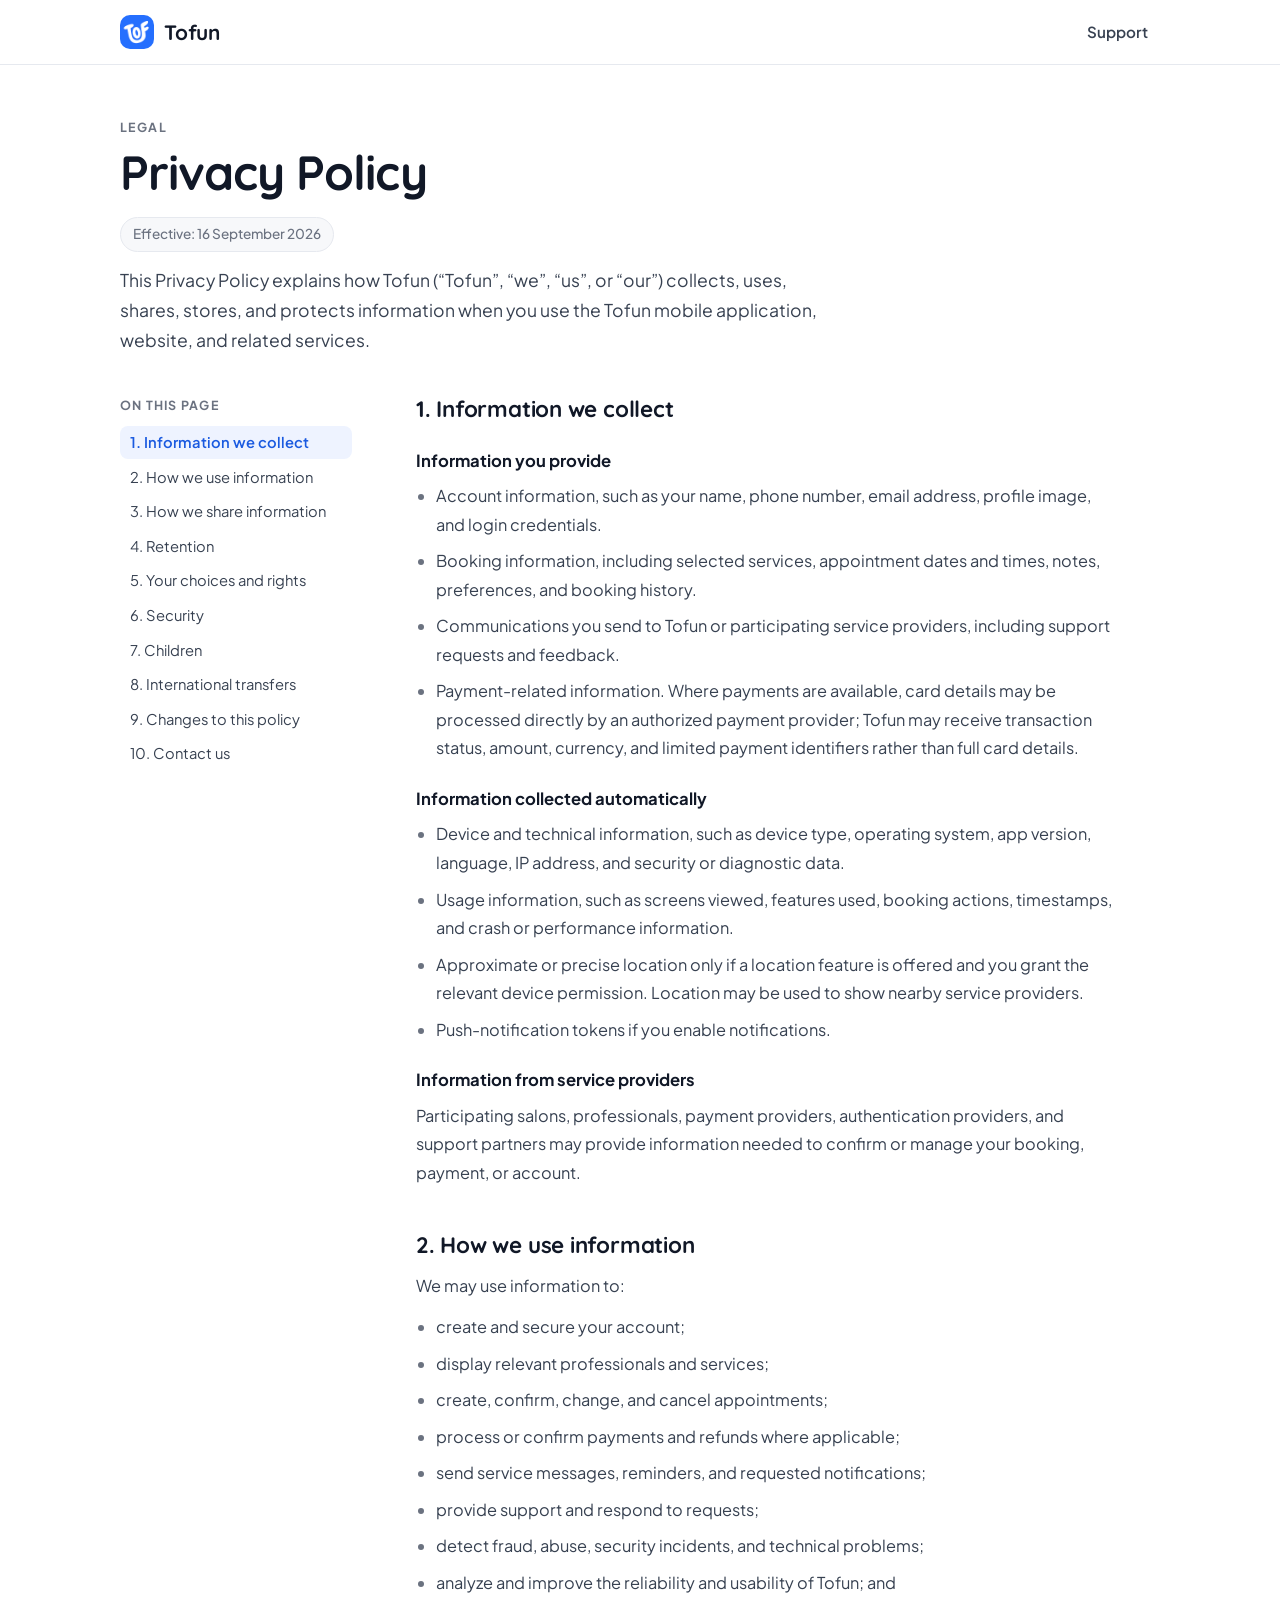
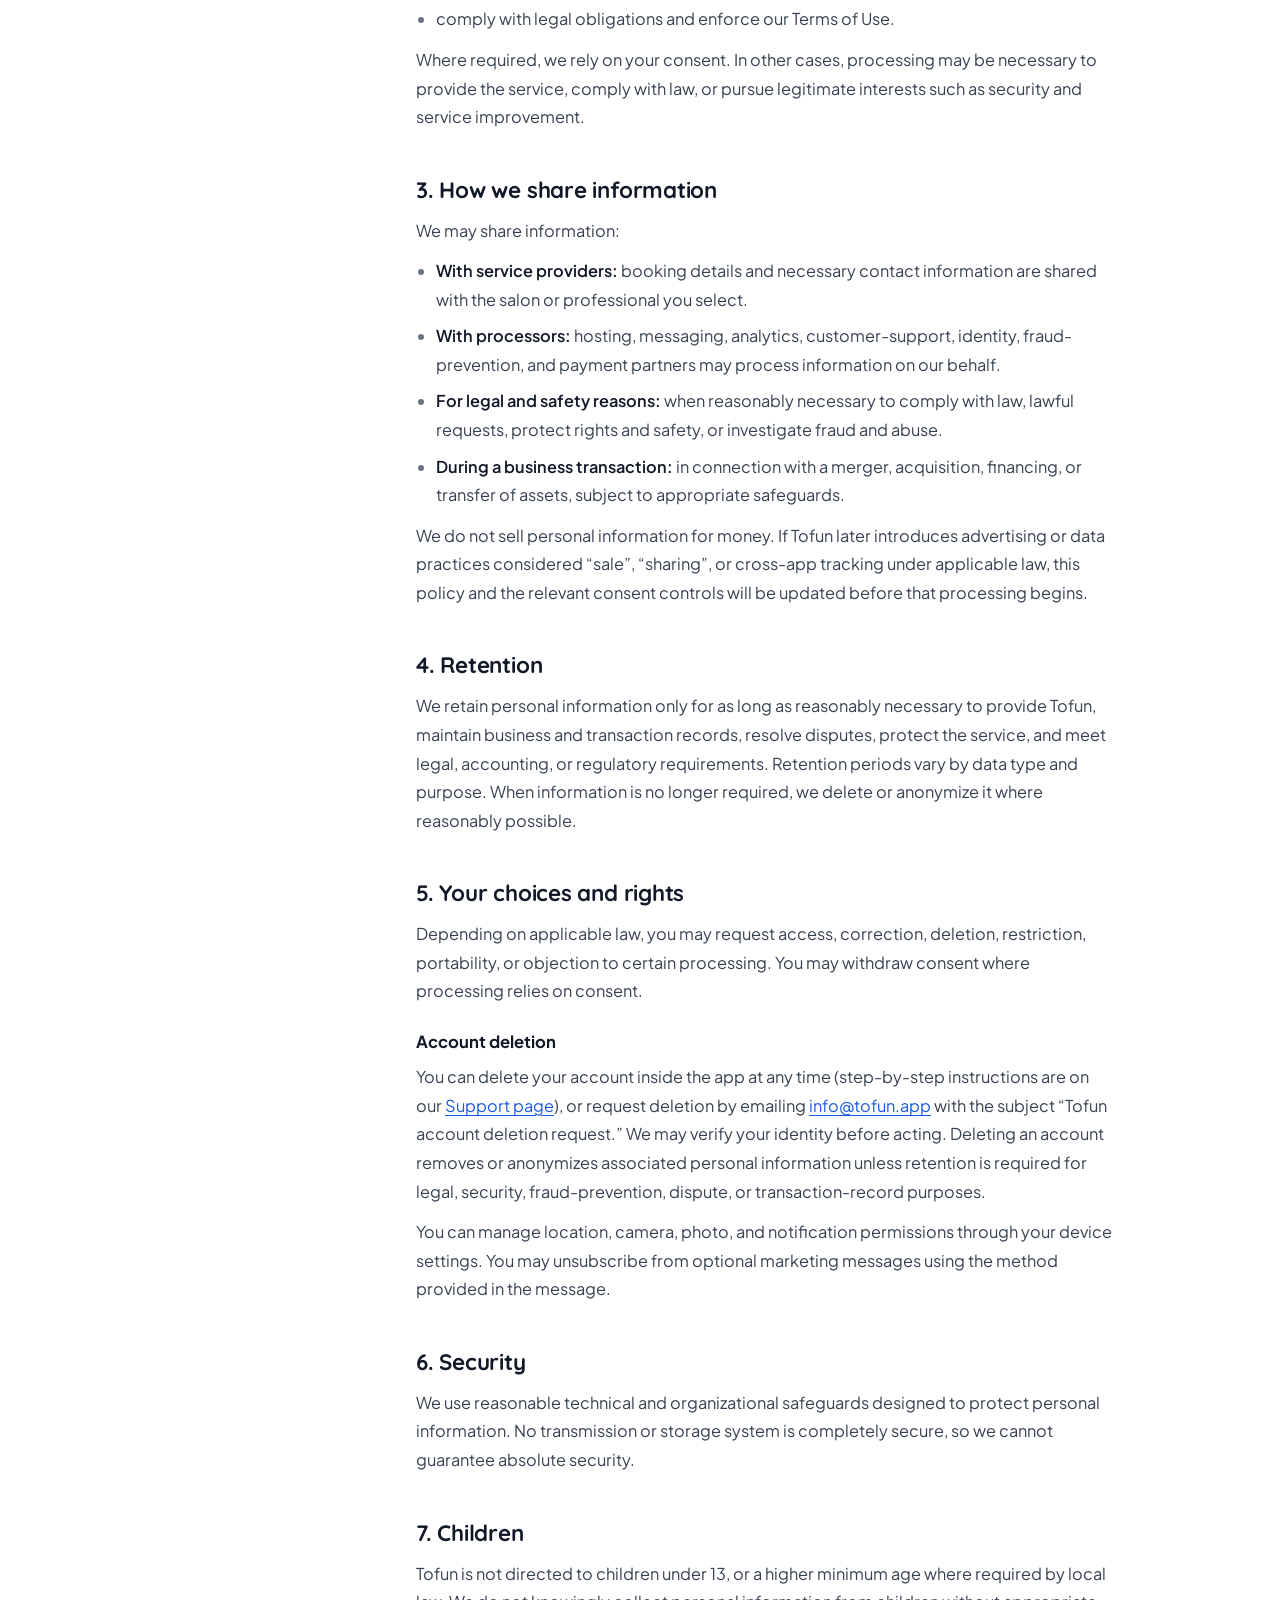
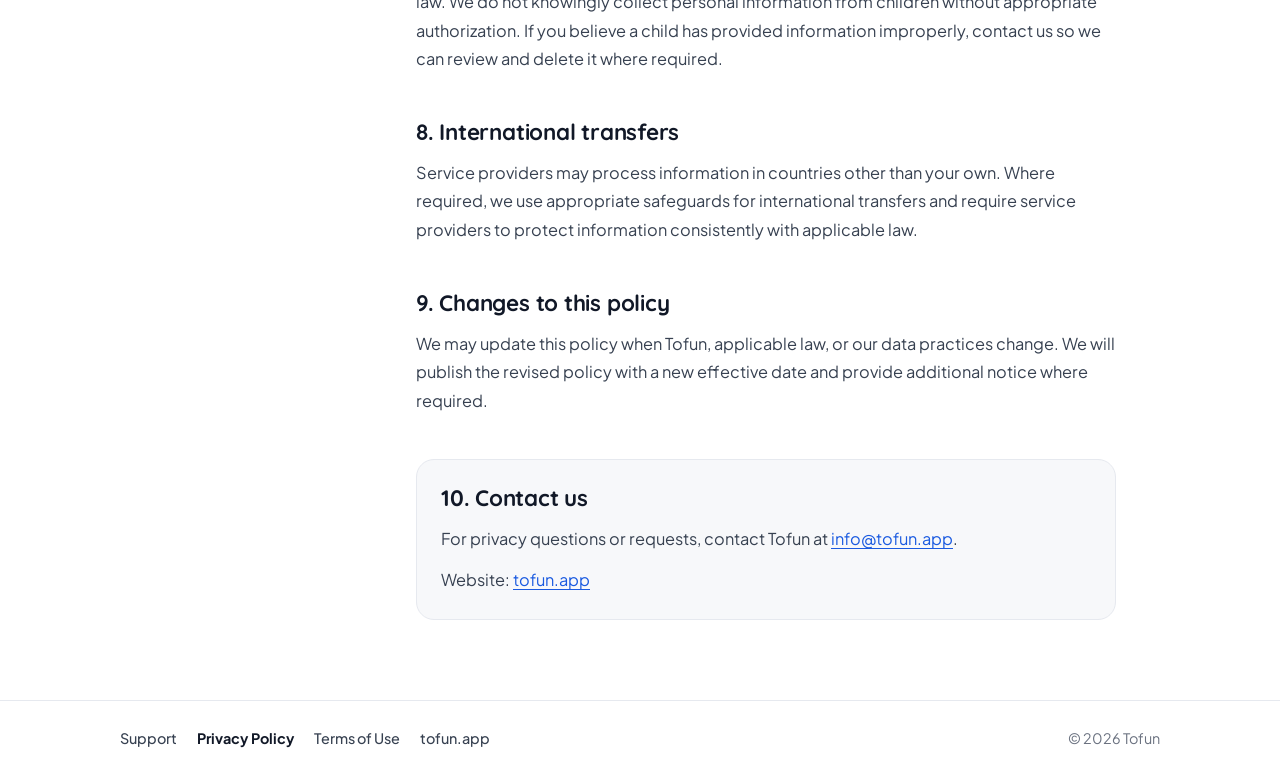
<file: privacy.html>
<!DOCTYPE html>
<html lang="en">
<head>
<meta charset="UTF-8">
<meta name="viewport" content="width=device-width, initial-scale=1">
<meta name="color-scheme" content="light only">
<title>Privacy Policy — Tofun</title>
<meta name="description" content="Privacy Policy for the Tofun mobile application and website.">
<meta name="theme-color" content="#ffffff">
<link rel="icon" type="image/png" sizes="32x32" href="[data-uri]">
<link rel="preconnect" href="https://fonts.googleapis.com">
<link rel="preconnect" href="https://fonts.gstatic.com" crossorigin>
<link href="https://fonts.googleapis.com/css2?family=Quicksand:wght@700&amp;family=Plus+Jakarta+Sans:wght@400;500;600;700&amp;display=swap" rel="stylesheet">
<style>
  :root {
    --bg: #ffffff;
    --surface: #f7f8fa;
    --line: #e6e9ef;
    --line-strong: #cfd5df;
    --ink: #111827;
    --text: #374151;
    --muted: #6b7280;
    --blue: #256eff;
    --link: #1a5ae0;
    --blue-soft: #eef3ff;
    --wa: #15803d;
    --wa-hover: #116a32;
    --wa-soft: #ebf7ef;
    --display: 'Quicksand', 'Plus Jakarta Sans', system-ui, sans-serif;
    --sans: 'Plus Jakarta Sans', system-ui, -apple-system, 'Segoe UI', Roboto, sans-serif;
    color-scheme: light only;
  }

  *, *::before, *::after { box-sizing: border-box; margin: 0; }
  [hidden] { display: none !important; }

  html {
    -webkit-text-size-adjust: 100%;
    scroll-padding-top: 88px;
  }

  body {
    min-height: 100vh;
    font-family: var(--sans);
    font-size: 1rem;
    line-height: 1.65;
    color: var(--text);
    background: var(--bg);
    -webkit-font-smoothing: antialiased;
    text-rendering: optimizeLegibility;
  }

  a { color: var(--link); text-decoration-thickness: 1px; text-underline-offset: 3px; }
  a:hover { text-decoration-thickness: 2px; }

  :focus-visible {
    outline: 3px solid rgba(37, 110, 255, .45);
    outline-offset: 2px;
    border-radius: 8px;
  }

  .container {
    width: 100%;
    max-width: 1080px;
    margin: 0 auto;
    padding: 0 20px;
  }

  /* ---------- header ---------- */
  .site-header {
    position: sticky;
    top: 0;
    z-index: 10;
    background: #fff;
    border-bottom: 1px solid var(--line);
  }

  .header-inner {
    display: flex;
    align-items: center;
    justify-content: space-between;
    gap: 16px;
    height: 64px;
  }

  .brand {
    display: inline-flex;
    align-items: center;
    gap: 10px;
    color: var(--ink);
    text-decoration: none;
    font-family: var(--display);
    font-weight: 700;
    font-size: 1.3rem;
    letter-spacing: -.01em;
  }

  .brand img { width: 34px; height: 34px; border-radius: 10px; }

  .header-link {
    padding: 8px 12px;
    border-radius: 10px;
    color: var(--text);
    font-size: .95rem;
    font-weight: 600;
    text-decoration: none;
  }

  .header-link:hover { background: var(--surface); color: var(--ink); }

  /* ---------- page heading ---------- */
  .page-hero { padding: 52px 0 4px; }

  .eyebrow {
    font-size: .78rem;
    font-weight: 700;
    letter-spacing: .12em;
    text-transform: uppercase;
    color: var(--muted);
  }

  .page-title {
    margin-top: 8px;
    font-family: var(--display);
    font-weight: 700;
    font-size: clamp(2.2rem, 6vw, 3rem);
    line-height: 1.12;
    letter-spacing: -.02em;
    color: var(--ink);
  }

  .page-lead {
    max-width: 40em;
    margin-top: 14px;
    font-size: 1.1rem;
    line-height: 1.7;
  }

  .chip {
    display: inline-flex;
    align-items: center;
    gap: 8px;
    margin-top: 18px;
    padding: 5px 12px;
    border: 1px solid var(--line);
    border-radius: 999px;
    background: var(--surface);
    color: var(--muted);
    font-size: .85rem;
    font-weight: 500;
  }

  /* ---------- buttons ---------- */
  .btn {
    display: inline-flex;
    align-items: center;
    justify-content: center;
    gap: 10px;
    min-height: 50px;
    padding: 12px 20px;
    border: 1px solid transparent;
    border-radius: 14px;
    font: inherit;
    font-size: .98rem;
    font-weight: 600;
    text-decoration: none;
    transition: background-color .15s, border-color .15s;
  }

  .btn svg { width: 20px; height: 20px; flex: none; }
  .btn-wa { background: var(--wa); color: #fff; }
  .btn-wa:hover { background: var(--wa-hover); }
  .btn-outline { background: #fff; color: var(--ink); border-color: var(--line-strong); }
  .btn-outline:hover { border-color: var(--muted); }

  /* ---------- footer ---------- */
  .site-footer { margin-top: 80px; border-top: 1px solid var(--line); }

  .footer-inner {
    display: flex;
    flex-wrap: wrap;
    align-items: center;
    justify-content: space-between;
    gap: 12px 24px;
    padding-top: 26px;
    padding-bottom: 34px;
    font-size: .9rem;
    color: var(--muted);
  }

  .footer-links { display: flex; flex-wrap: wrap; gap: 6px 20px; }
  .footer-links a { color: var(--text); font-weight: 500; text-decoration: none; }
  .footer-links a:hover { color: var(--ink); text-decoration: underline; }
  .footer-links a[aria-current="page"] { color: var(--ink); font-weight: 700; }

  @media (prefers-reduced-motion: reduce) {
    *, *::before, *::after { animation: none !important; transition: none !important; scroll-behavior: auto !important; }
  }

  .page-hero { max-width: 760px; }

  .legal {
    display: grid;
    gap: 32px;
    margin-top: 36px;
  }

  .toc-side { display: none; }

  .toc-title {
    margin-bottom: 10px;
    font-size: .78rem;
    font-weight: 700;
    letter-spacing: .1em;
    text-transform: uppercase;
    color: var(--muted);
  }

  .toc ol {
    display: grid;
    gap: 2px;
    padding: 0;
    list-style: none;
  }

  .toc a {
    display: block;
    padding: 6px 10px;
    border-radius: 8px;
    color: var(--text);
    font-size: .92rem;
    line-height: 1.4;
    text-decoration: none;
  }

  .toc a:hover { background: var(--surface); color: var(--ink); }
  .toc a.active { background: var(--blue-soft); color: var(--link); font-weight: 600; }

  .toc-mobile {
    margin-top: 28px;
    border: 1px solid var(--line);
    border-radius: 14px;
    background: #fff;
  }

  .toc-mobile summary {
    display: flex;
    align-items: center;
    justify-content: space-between;
    padding: 14px 16px;
    color: var(--ink);
    font-weight: 600;
    list-style: none;
    cursor: pointer;
  }

  .toc-mobile summary::-webkit-details-marker { display: none; }

  .toc-mobile summary::after {
    content: '';
    width: 8px;
    height: 8px;
    margin: -4px 4px 0 0;
    border-right: 2px solid var(--muted);
    border-bottom: 2px solid var(--muted);
    transform: rotate(45deg);
    transition: transform .2s;
  }

  .toc-mobile[open] summary::after { margin-top: 4px; transform: rotate(-135deg); }
  .toc-mobile nav { padding: 0 8px 10px; }

  @media (min-width: 1000px) {
    .legal { grid-template-columns: 232px minmax(0, 1fr); gap: 64px; }
    .toc-side {
      display: block;
      position: sticky;
      top: 88px;
      align-self: start;
      max-height: calc(100vh - 108px);
      overflow: auto;
    }
    .toc-mobile { display: none; }
  }

  .article { min-width: 0; max-width: 700px; }
  .article section + section { margin-top: 44px; }

  .article h2 {
    margin-bottom: 12px;
    font-family: var(--display);
    font-weight: 700;
    font-size: 1.4rem;
    line-height: 1.3;
    letter-spacing: -.01em;
    color: var(--ink);
  }

  .article h3 {
    margin: 22px 0 8px;
    font-size: 1.04rem;
    font-weight: 700;
    color: var(--ink);
  }

  .article p, .article li { font-size: 1.02rem; line-height: 1.75; }
  .article p + p, .article ul + p, .article p + ul { margin-top: 12px; }
  .article ul { display: grid; gap: 8px; padding-left: 1.25em; }
  .article li::marker { color: var(--muted); }
  .article strong { color: var(--ink); font-weight: 600; }

  .article .contact-box {
    padding: 24px;
    border: 1px solid var(--line);
    border-radius: 18px;
    background: var(--surface);
  }

  @media (max-width: 640px) {
    .page-hero { padding-top: 36px; }
  }
</style>
</head>
<body>
  <header class="site-header">
    <div class="container header-inner">
      <a class="brand" href="/">
        <img src="[data-uri]" alt="" width="34" height="34">
        <span>Tofun</span>
      </a>
      <a class="header-link" href="/support/">Support</a>
    </div>
  </header>

  <main class="container">
    <div class="page-hero">
      <p class="eyebrow">Legal</p>
      <h1 class="page-title">Privacy Policy</h1>
      <p class="chip">Effective: 16 September 2026</p>
      <p class="page-lead">This Privacy Policy explains how Tofun (“Tofun”, “we”, “us”, or “our”) collects, uses, shares, stores, and protects information when you use the Tofun mobile application, website, and related services.</p>
    </div>

    <details class="toc-mobile">
      <summary>Contents</summary>
      <nav class="toc" aria-label="Contents"><ol>
          <li><a href="#collect">1. Information we collect</a></li>
          <li><a href="#use">2. How we use information</a></li>
          <li><a href="#share">3. How we share information</a></li>
          <li><a href="#retention">4. Retention</a></li>
          <li><a href="#choices">5. Your choices and rights</a></li>
          <li><a href="#security">6. Security</a></li>
          <li><a href="#children">7. Children</a></li>
          <li><a href="#international">8. International transfers</a></li>
          <li><a href="#changes">9. Changes to this policy</a></li>
          <li><a href="#contact">10. Contact us</a></li>
        </ol></nav>
    </details>

    <div class="legal">
      <aside class="toc-side">
        <p class="toc-title">On this page</p>
        <nav class="toc" aria-label="On this page"><ol>
          <li><a href="#collect">1. Information we collect</a></li>
          <li><a href="#use">2. How we use information</a></li>
          <li><a href="#share">3. How we share information</a></li>
          <li><a href="#retention">4. Retention</a></li>
          <li><a href="#choices">5. Your choices and rights</a></li>
          <li><a href="#security">6. Security</a></li>
          <li><a href="#children">7. Children</a></li>
          <li><a href="#international">8. International transfers</a></li>
          <li><a href="#changes">9. Changes to this policy</a></li>
          <li><a href="#contact">10. Contact us</a></li>
        </ol></nav>
      </aside>
      <article class="article">
        <section id="collect"><h2>1. Information we collect</h2>
<h3>Information you provide</h3><ul><li>Account information, such as your name, phone number, email address, profile image, and login credentials.</li><li>Booking information, including selected services, appointment dates and times, notes, preferences, and booking history.</li><li>Communications you send to Tofun or participating service providers, including support requests and feedback.</li><li>Payment-related information. Where payments are available, card details may be processed directly by an authorized payment provider; Tofun may receive transaction status, amount, currency, and limited payment identifiers rather than full card details.</li></ul>
<h3>Information collected automatically</h3><ul><li>Device and technical information, such as device type, operating system, app version, language, IP address, and security or diagnostic data.</li><li>Usage information, such as screens viewed, features used, booking actions, timestamps, and crash or performance information.</li><li>Approximate or precise location only if a location feature is offered and you grant the relevant device permission. Location may be used to show nearby service providers.</li><li>Push-notification tokens if you enable notifications.</li></ul>
<h3>Information from service providers</h3><p>Participating salons, professionals, payment providers, authentication providers, and support partners may provide information needed to confirm or manage your booking, payment, or account.</p>
</section>
        <section id="use"><h2>2. How we use information</h2><p>We may use information to:</p><ul><li>create and secure your account;</li><li>display relevant professionals and services;</li><li>create, confirm, change, and cancel appointments;</li><li>process or confirm payments and refunds where applicable;</li><li>send service messages, reminders, and requested notifications;</li><li>provide support and respond to requests;</li><li>detect fraud, abuse, security incidents, and technical problems;</li><li>analyze and improve the reliability and usability of Tofun; and</li><li>comply with legal obligations and enforce our Terms of Use.</li></ul><p>Where required, we rely on your consent. In other cases, processing may be necessary to provide the service, comply with law, or pursue legitimate interests such as security and service improvement.</p></section>
        <section id="share"><h2>3. How we share information</h2><p>We may share information:</p><ul><li><strong>With service providers:</strong> booking details and necessary contact information are shared with the salon or professional you select.</li><li><strong>With processors:</strong> hosting, messaging, analytics, customer-support, identity, fraud-prevention, and payment partners may process information on our behalf.</li><li><strong>For legal and safety reasons:</strong> when reasonably necessary to comply with law, lawful requests, protect rights and safety, or investigate fraud and abuse.</li><li><strong>During a business transaction:</strong> in connection with a merger, acquisition, financing, or transfer of assets, subject to appropriate safeguards.</li></ul><p>We do not sell personal information for money. If Tofun later introduces advertising or data practices considered “sale”, “sharing”, or cross-app tracking under applicable law, this policy and the relevant consent controls will be updated before that processing begins.</p></section>
        <section id="retention"><h2>4. Retention</h2><p>We retain personal information only for as long as reasonably necessary to provide Tofun, maintain business and transaction records, resolve disputes, protect the service, and meet legal, accounting, or regulatory requirements. Retention periods vary by data type and purpose. When information is no longer required, we delete or anonymize it where reasonably possible.</p></section>
        <section id="choices"><h2>5. Your choices and rights</h2><p>Depending on applicable law, you may request access, correction, deletion, restriction, portability, or objection to certain processing. You may withdraw consent where processing relies on consent.</p><h3>Account deletion</h3><p>You can delete your account inside the app at any time (step-by-step instructions are on our <a href="/support/#delete-account">Support page</a>), or request deletion by emailing <a href="mailto:info@tofun.app?subject=Tofun%20account%20deletion%20request">info@tofun.app</a> with the subject “Tofun account deletion request.” We may verify your identity before acting. Deleting an account removes or anonymizes associated personal information unless retention is required for legal, security, fraud-prevention, dispute, or transaction-record purposes.</p><p>You can manage location, camera, photo, and notification permissions through your device settings. You may unsubscribe from optional marketing messages using the method provided in the message.</p></section>
        <section id="security"><h2>6. Security</h2><p>We use reasonable technical and organizational safeguards designed to protect personal information. No transmission or storage system is completely secure, so we cannot guarantee absolute security.</p></section>
        <section id="children"><h2>7. Children</h2><p>Tofun is not directed to children under 13, or a higher minimum age where required by local law. We do not knowingly collect personal information from children without appropriate authorization. If you believe a child has provided information improperly, contact us so we can review and delete it where required.</p></section>
        <section id="international"><h2>8. International transfers</h2><p>Service providers may process information in countries other than your own. Where required, we use appropriate safeguards for international transfers and require service providers to protect information consistently with applicable law.</p></section>
        <section id="changes"><h2>9. Changes to this policy</h2><p>We may update this policy when Tofun, applicable law, or our data practices change. We will publish the revised policy with a new effective date and provide additional notice where required.</p></section>
        <section class="contact-box" id="contact"><h2>10. Contact us</h2><p>For privacy questions or requests, contact Tofun at <a href="mailto:info@tofun.app">info@tofun.app</a>.</p><p>Website: <a href="https://tofun.app">tofun.app</a></p></section>
      </article>
    </div>
  </main>

  <footer class="site-footer">
    <div class="container footer-inner">
      <nav class="footer-links" aria-label="Pages">
        <a href="/support/">Support</a>
        <a href="/privacy.html" aria-current="page">Privacy Policy</a>
        <a href="/terms.html">Terms of Use</a>
        <a href="/">tofun.app</a>
      </nav>
      <span>© <span class="year">2026</span> Tofun</span>
    </div>
  </footer>

<script>
  (function () {
    document.querySelectorAll('.year').forEach(function (y) { y.textContent = new Date().getFullYear(); });

    // the mobile contents list closes once a section is picked
    document.querySelectorAll('.toc-mobile a').forEach(function (a) {
      a.addEventListener('click', function () { a.closest('details').open = false; });
    });

    // highlight the section being read in the side contents
    var links = document.querySelectorAll('.toc-side a');
    var sections = document.querySelectorAll('.article section[id]');
    if (!('IntersectionObserver' in window) || !links.length) return;
    var byId = {};
    links.forEach(function (a) { byId[a.getAttribute('href').slice(1)] = a; });
    var inView = {};
    var io = new IntersectionObserver(function (entries) {
      entries.forEach(function (e) { inView[e.target.id] = e.isIntersecting; });
      var current = null;
      sections.forEach(function (s) { if (!current && inView[s.id]) current = s.id; });
      if (current) links.forEach(function (a) { a.classList.toggle('active', a === byId[current]); });
    }, { rootMargin: '-90px 0px -55% 0px' });
    sections.forEach(function (s) { io.observe(s); });
  })();
</script>
</body>
</html>
</file>
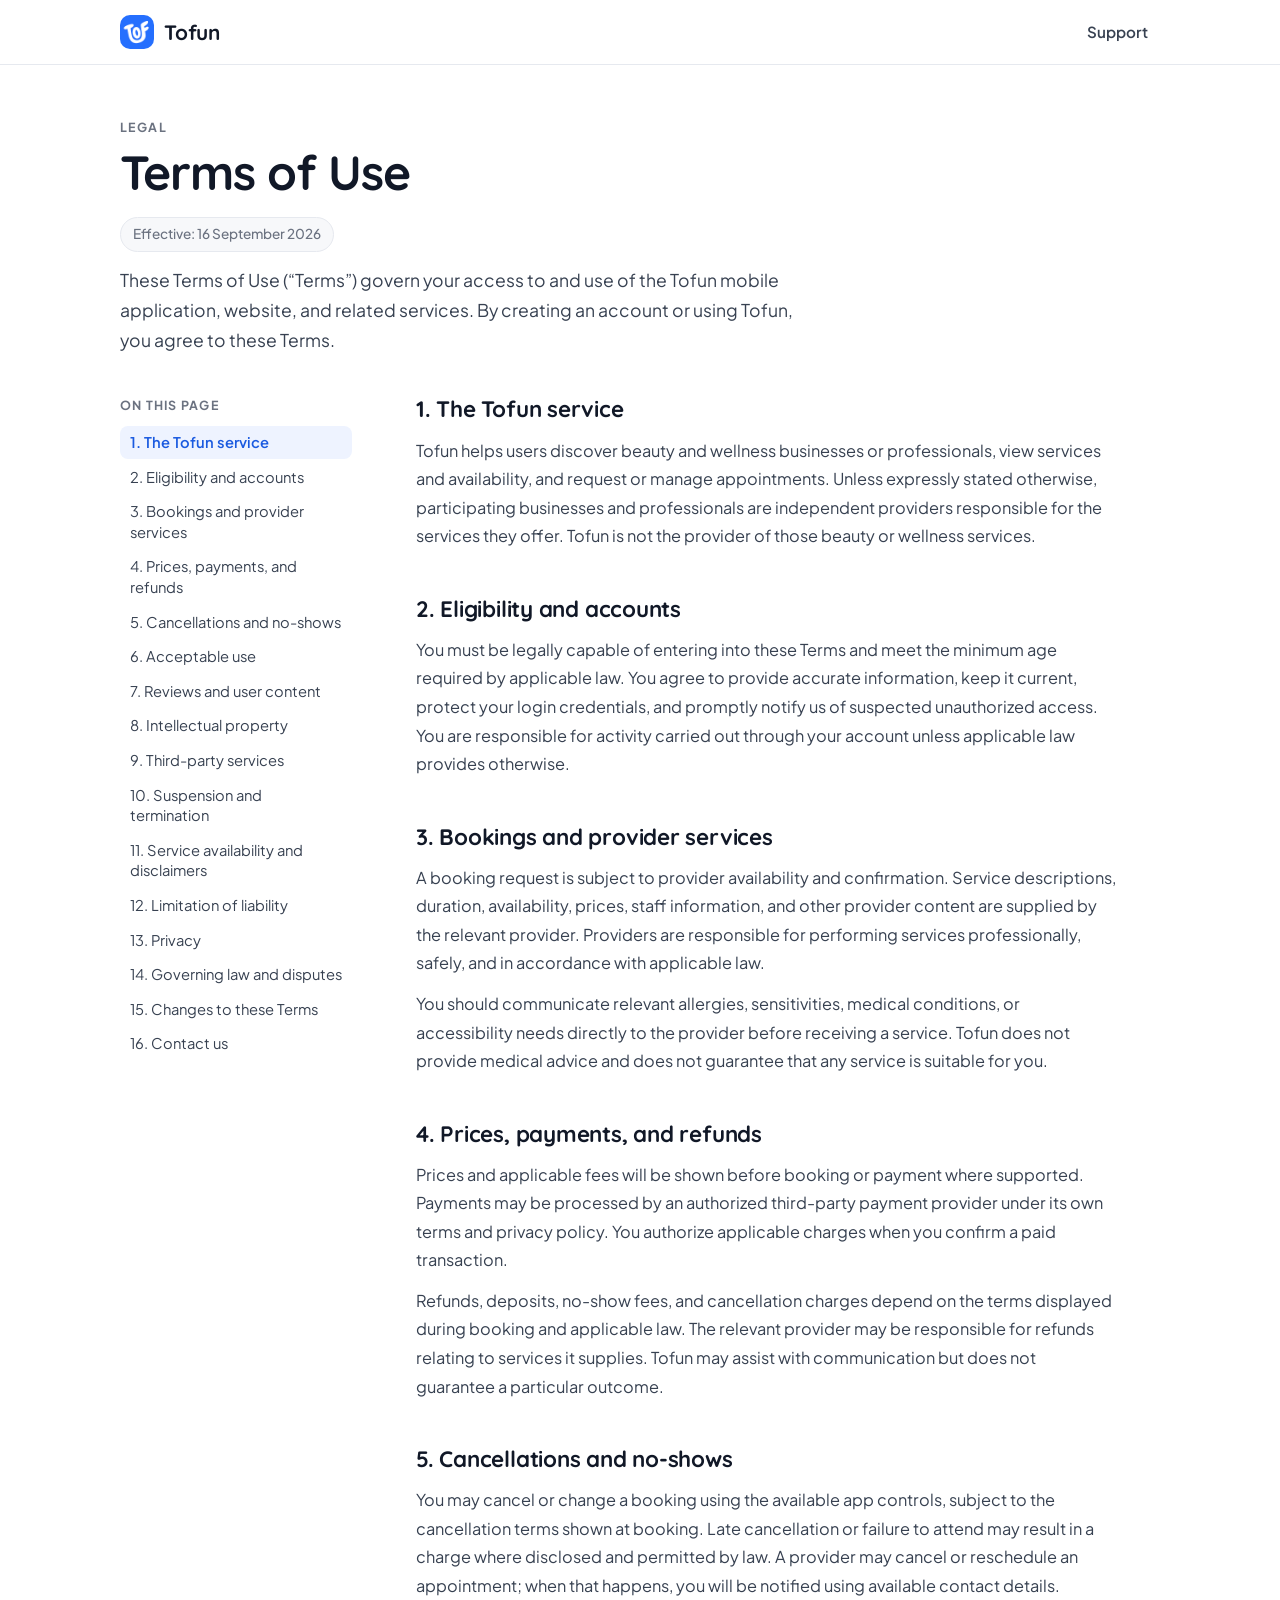
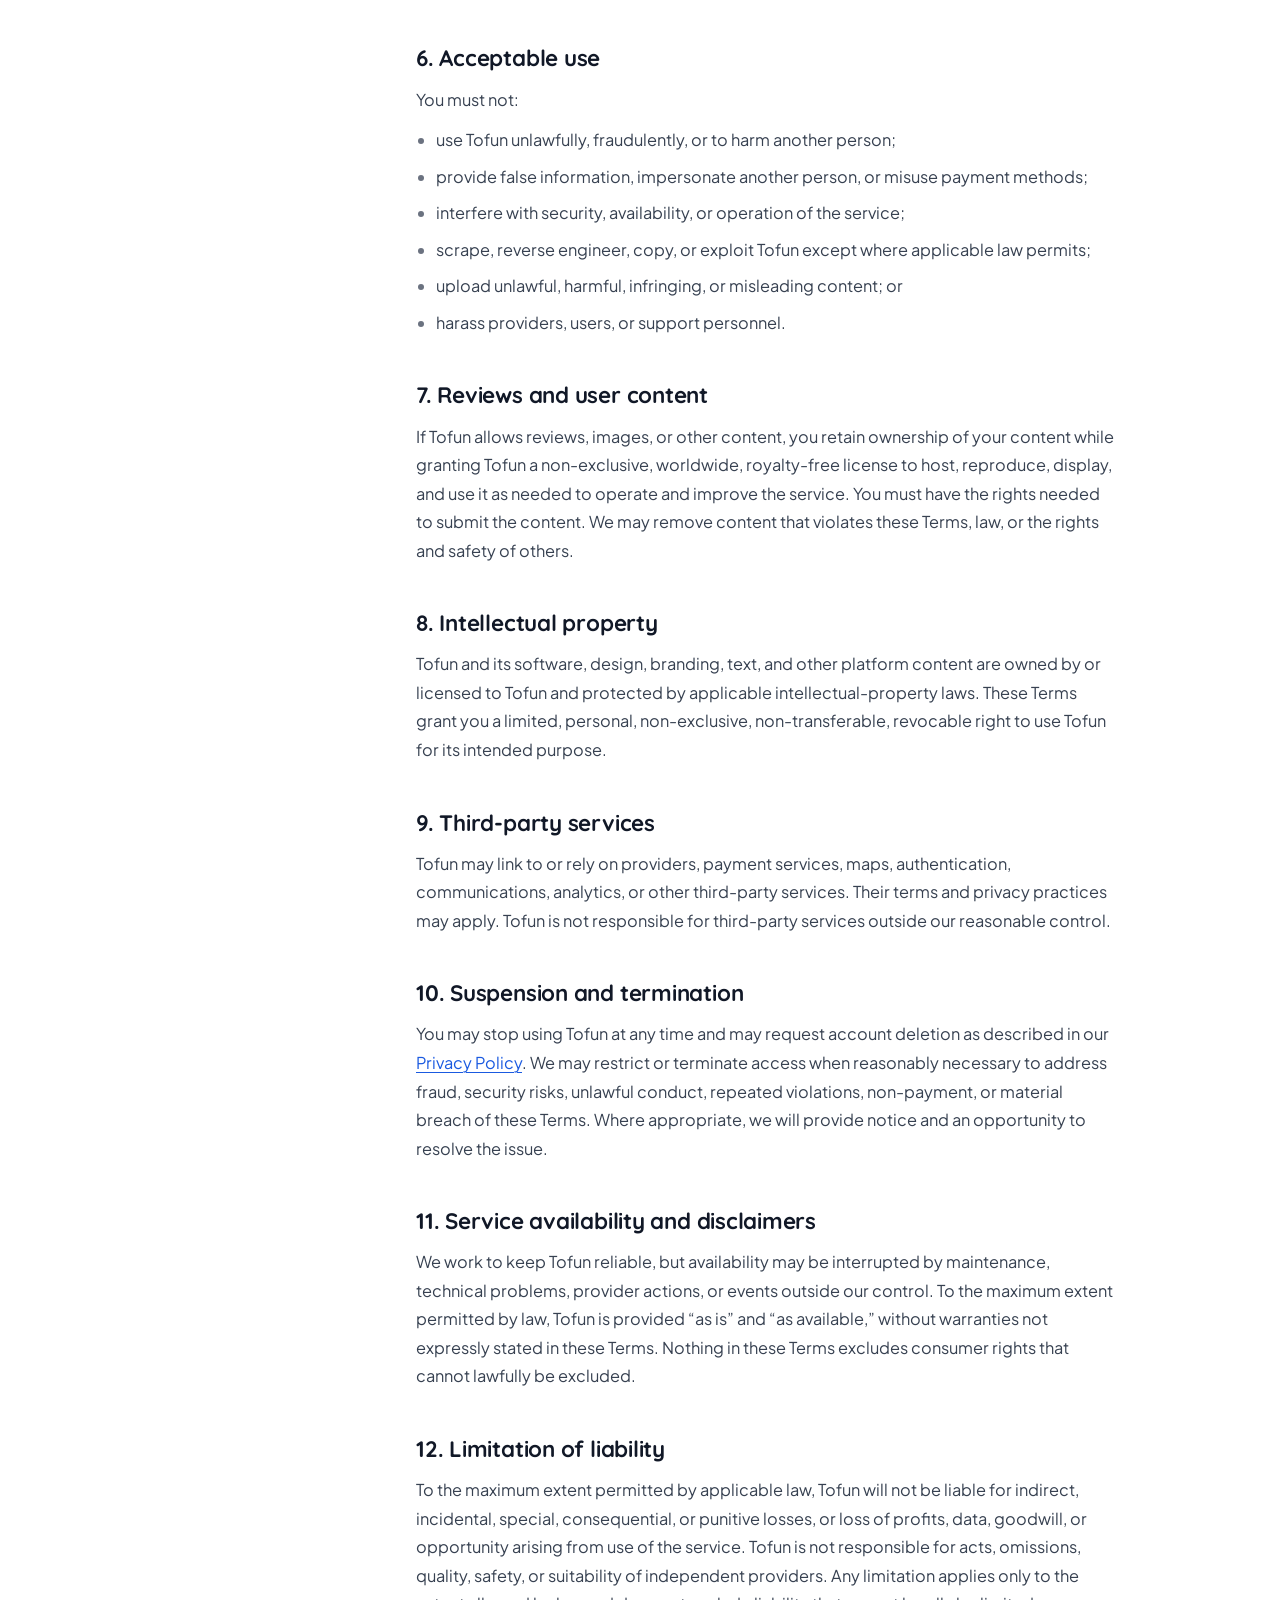
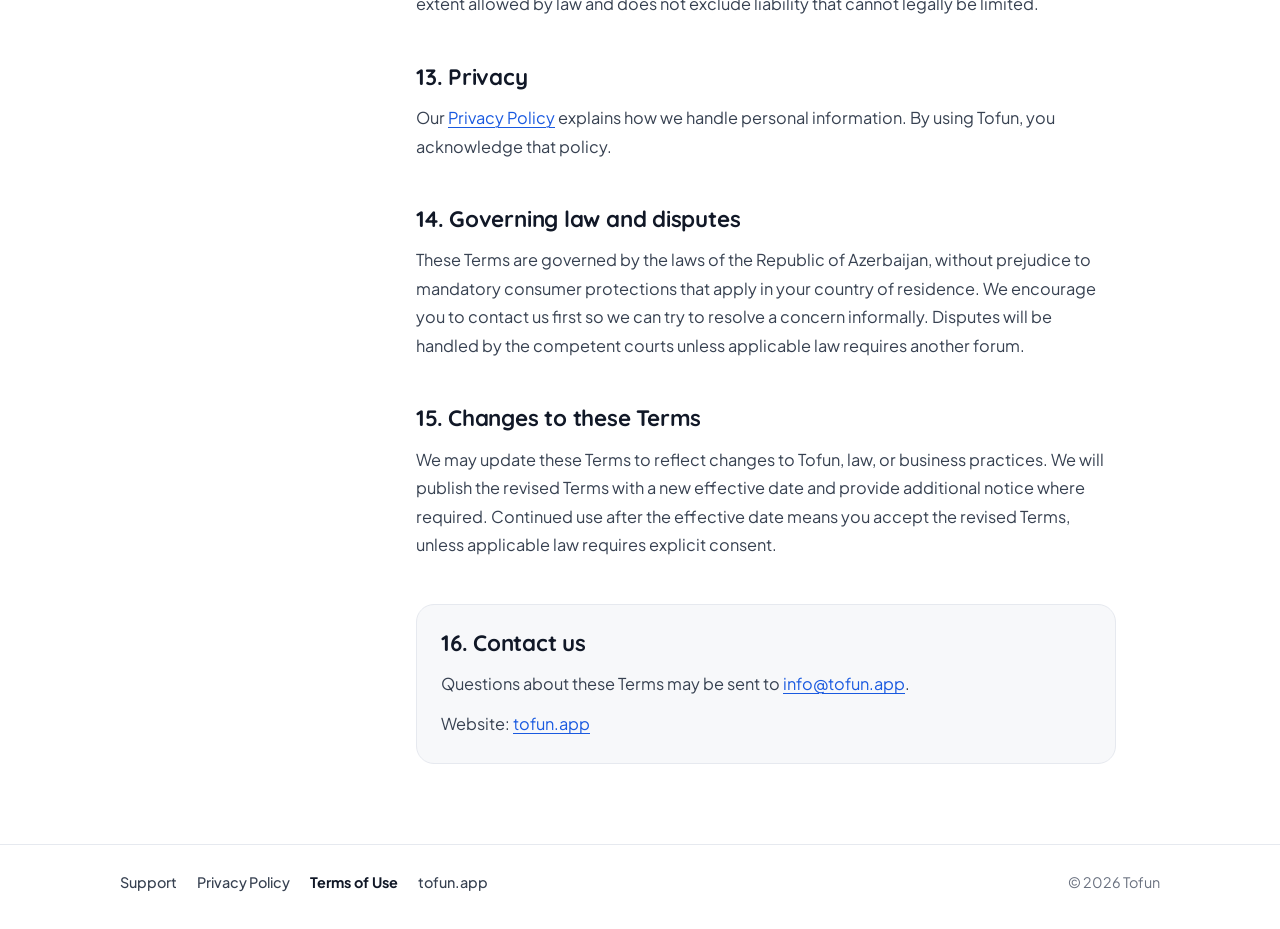
<file: terms.html>
<!DOCTYPE html>
<html lang="en">
<head>
<meta charset="UTF-8">
<meta name="viewport" content="width=device-width, initial-scale=1">
<meta name="color-scheme" content="light only">
<title>Terms of Use — Tofun</title>
<meta name="description" content="Terms of Use for the Tofun mobile application and website.">
<meta name="theme-color" content="#ffffff">
<link rel="icon" type="image/png" sizes="32x32" href="[data-uri]">
<link rel="preconnect" href="https://fonts.googleapis.com">
<link rel="preconnect" href="https://fonts.gstatic.com" crossorigin>
<link href="https://fonts.googleapis.com/css2?family=Quicksand:wght@700&amp;family=Plus+Jakarta+Sans:wght@400;500;600;700&amp;display=swap" rel="stylesheet">
<style>
  :root {
    --bg: #ffffff;
    --surface: #f7f8fa;
    --line: #e6e9ef;
    --line-strong: #cfd5df;
    --ink: #111827;
    --text: #374151;
    --muted: #6b7280;
    --blue: #256eff;
    --link: #1a5ae0;
    --blue-soft: #eef3ff;
    --wa: #15803d;
    --wa-hover: #116a32;
    --wa-soft: #ebf7ef;
    --display: 'Quicksand', 'Plus Jakarta Sans', system-ui, sans-serif;
    --sans: 'Plus Jakarta Sans', system-ui, -apple-system, 'Segoe UI', Roboto, sans-serif;
    color-scheme: light only;
  }

  *, *::before, *::after { box-sizing: border-box; margin: 0; }
  [hidden] { display: none !important; }

  html {
    -webkit-text-size-adjust: 100%;
    scroll-padding-top: 88px;
  }

  body {
    min-height: 100vh;
    font-family: var(--sans);
    font-size: 1rem;
    line-height: 1.65;
    color: var(--text);
    background: var(--bg);
    -webkit-font-smoothing: antialiased;
    text-rendering: optimizeLegibility;
  }

  a { color: var(--link); text-decoration-thickness: 1px; text-underline-offset: 3px; }
  a:hover { text-decoration-thickness: 2px; }

  :focus-visible {
    outline: 3px solid rgba(37, 110, 255, .45);
    outline-offset: 2px;
    border-radius: 8px;
  }

  .container {
    width: 100%;
    max-width: 1080px;
    margin: 0 auto;
    padding: 0 20px;
  }

  /* ---------- header ---------- */
  .site-header {
    position: sticky;
    top: 0;
    z-index: 10;
    background: #fff;
    border-bottom: 1px solid var(--line);
  }

  .header-inner {
    display: flex;
    align-items: center;
    justify-content: space-between;
    gap: 16px;
    height: 64px;
  }

  .brand {
    display: inline-flex;
    align-items: center;
    gap: 10px;
    color: var(--ink);
    text-decoration: none;
    font-family: var(--display);
    font-weight: 700;
    font-size: 1.3rem;
    letter-spacing: -.01em;
  }

  .brand img { width: 34px; height: 34px; border-radius: 10px; }

  .header-link {
    padding: 8px 12px;
    border-radius: 10px;
    color: var(--text);
    font-size: .95rem;
    font-weight: 600;
    text-decoration: none;
  }

  .header-link:hover { background: var(--surface); color: var(--ink); }

  /* ---------- page heading ---------- */
  .page-hero { padding: 52px 0 4px; }

  .eyebrow {
    font-size: .78rem;
    font-weight: 700;
    letter-spacing: .12em;
    text-transform: uppercase;
    color: var(--muted);
  }

  .page-title {
    margin-top: 8px;
    font-family: var(--display);
    font-weight: 700;
    font-size: clamp(2.2rem, 6vw, 3rem);
    line-height: 1.12;
    letter-spacing: -.02em;
    color: var(--ink);
  }

  .page-lead {
    max-width: 40em;
    margin-top: 14px;
    font-size: 1.1rem;
    line-height: 1.7;
  }

  .chip {
    display: inline-flex;
    align-items: center;
    gap: 8px;
    margin-top: 18px;
    padding: 5px 12px;
    border: 1px solid var(--line);
    border-radius: 999px;
    background: var(--surface);
    color: var(--muted);
    font-size: .85rem;
    font-weight: 500;
  }

  /* ---------- buttons ---------- */
  .btn {
    display: inline-flex;
    align-items: center;
    justify-content: center;
    gap: 10px;
    min-height: 50px;
    padding: 12px 20px;
    border: 1px solid transparent;
    border-radius: 14px;
    font: inherit;
    font-size: .98rem;
    font-weight: 600;
    text-decoration: none;
    transition: background-color .15s, border-color .15s;
  }

  .btn svg { width: 20px; height: 20px; flex: none; }
  .btn-wa { background: var(--wa); color: #fff; }
  .btn-wa:hover { background: var(--wa-hover); }
  .btn-outline { background: #fff; color: var(--ink); border-color: var(--line-strong); }
  .btn-outline:hover { border-color: var(--muted); }

  /* ---------- footer ---------- */
  .site-footer { margin-top: 80px; border-top: 1px solid var(--line); }

  .footer-inner {
    display: flex;
    flex-wrap: wrap;
    align-items: center;
    justify-content: space-between;
    gap: 12px 24px;
    padding-top: 26px;
    padding-bottom: 34px;
    font-size: .9rem;
    color: var(--muted);
  }

  .footer-links { display: flex; flex-wrap: wrap; gap: 6px 20px; }
  .footer-links a { color: var(--text); font-weight: 500; text-decoration: none; }
  .footer-links a:hover { color: var(--ink); text-decoration: underline; }
  .footer-links a[aria-current="page"] { color: var(--ink); font-weight: 700; }

  @media (prefers-reduced-motion: reduce) {
    *, *::before, *::after { animation: none !important; transition: none !important; scroll-behavior: auto !important; }
  }

  .page-hero { max-width: 760px; }

  .legal {
    display: grid;
    gap: 32px;
    margin-top: 36px;
  }

  .toc-side { display: none; }

  .toc-title {
    margin-bottom: 10px;
    font-size: .78rem;
    font-weight: 700;
    letter-spacing: .1em;
    text-transform: uppercase;
    color: var(--muted);
  }

  .toc ol {
    display: grid;
    gap: 2px;
    padding: 0;
    list-style: none;
  }

  .toc a {
    display: block;
    padding: 6px 10px;
    border-radius: 8px;
    color: var(--text);
    font-size: .92rem;
    line-height: 1.4;
    text-decoration: none;
  }

  .toc a:hover { background: var(--surface); color: var(--ink); }
  .toc a.active { background: var(--blue-soft); color: var(--link); font-weight: 600; }

  .toc-mobile {
    margin-top: 28px;
    border: 1px solid var(--line);
    border-radius: 14px;
    background: #fff;
  }

  .toc-mobile summary {
    display: flex;
    align-items: center;
    justify-content: space-between;
    padding: 14px 16px;
    color: var(--ink);
    font-weight: 600;
    list-style: none;
    cursor: pointer;
  }

  .toc-mobile summary::-webkit-details-marker { display: none; }

  .toc-mobile summary::after {
    content: '';
    width: 8px;
    height: 8px;
    margin: -4px 4px 0 0;
    border-right: 2px solid var(--muted);
    border-bottom: 2px solid var(--muted);
    transform: rotate(45deg);
    transition: transform .2s;
  }

  .toc-mobile[open] summary::after { margin-top: 4px; transform: rotate(-135deg); }
  .toc-mobile nav { padding: 0 8px 10px; }

  @media (min-width: 1000px) {
    .legal { grid-template-columns: 232px minmax(0, 1fr); gap: 64px; }
    .toc-side {
      display: block;
      position: sticky;
      top: 88px;
      align-self: start;
      max-height: calc(100vh - 108px);
      overflow: auto;
    }
    .toc-mobile { display: none; }
  }

  .article { min-width: 0; max-width: 700px; }
  .article section + section { margin-top: 44px; }

  .article h2 {
    margin-bottom: 12px;
    font-family: var(--display);
    font-weight: 700;
    font-size: 1.4rem;
    line-height: 1.3;
    letter-spacing: -.01em;
    color: var(--ink);
  }

  .article h3 {
    margin: 22px 0 8px;
    font-size: 1.04rem;
    font-weight: 700;
    color: var(--ink);
  }

  .article p, .article li { font-size: 1.02rem; line-height: 1.75; }
  .article p + p, .article ul + p, .article p + ul { margin-top: 12px; }
  .article ul { display: grid; gap: 8px; padding-left: 1.25em; }
  .article li::marker { color: var(--muted); }
  .article strong { color: var(--ink); font-weight: 600; }

  .article .contact-box {
    padding: 24px;
    border: 1px solid var(--line);
    border-radius: 18px;
    background: var(--surface);
  }

  @media (max-width: 640px) {
    .page-hero { padding-top: 36px; }
  }
</style>
</head>
<body>
  <header class="site-header">
    <div class="container header-inner">
      <a class="brand" href="/">
        <img src="[data-uri]" alt="" width="34" height="34">
        <span>Tofun</span>
      </a>
      <a class="header-link" href="/support/">Support</a>
    </div>
  </header>

  <main class="container">
    <div class="page-hero">
      <p class="eyebrow">Legal</p>
      <h1 class="page-title">Terms of Use</h1>
      <p class="chip">Effective: 16 September 2026</p>
      <p class="page-lead">These Terms of Use (“Terms”) govern your access to and use of the Tofun mobile application, website, and related services. By creating an account or using Tofun, you agree to these Terms.</p>
    </div>

    <details class="toc-mobile">
      <summary>Contents</summary>
      <nav class="toc" aria-label="Contents"><ol>
          <li><a href="#the-tofun-service">1. The Tofun service</a></li>
          <li><a href="#eligibility-and-accounts">2. Eligibility and accounts</a></li>
          <li><a href="#bookings-and-provider-services">3. Bookings and provider services</a></li>
          <li><a href="#prices-payments-and-refunds">4. Prices, payments, and refunds</a></li>
          <li><a href="#cancellations-and-no-shows">5. Cancellations and no-shows</a></li>
          <li><a href="#acceptable-use">6. Acceptable use</a></li>
          <li><a href="#reviews-and-user-content">7. Reviews and user content</a></li>
          <li><a href="#intellectual-property">8. Intellectual property</a></li>
          <li><a href="#third-party-services">9. Third-party services</a></li>
          <li><a href="#suspension-and-termination">10. Suspension and termination</a></li>
          <li><a href="#service-availability-and-disclaimers">11. Service availability and disclaimers</a></li>
          <li><a href="#limitation-of-liability">12. Limitation of liability</a></li>
          <li><a href="#privacy">13. Privacy</a></li>
          <li><a href="#governing-law-and-disputes">14. Governing law and disputes</a></li>
          <li><a href="#changes-to-these-terms">15. Changes to these Terms</a></li>
          <li><a href="#contact">16. Contact us</a></li>
        </ol></nav>
    </details>

    <div class="legal">
      <aside class="toc-side">
        <p class="toc-title">On this page</p>
        <nav class="toc" aria-label="On this page"><ol>
          <li><a href="#the-tofun-service">1. The Tofun service</a></li>
          <li><a href="#eligibility-and-accounts">2. Eligibility and accounts</a></li>
          <li><a href="#bookings-and-provider-services">3. Bookings and provider services</a></li>
          <li><a href="#prices-payments-and-refunds">4. Prices, payments, and refunds</a></li>
          <li><a href="#cancellations-and-no-shows">5. Cancellations and no-shows</a></li>
          <li><a href="#acceptable-use">6. Acceptable use</a></li>
          <li><a href="#reviews-and-user-content">7. Reviews and user content</a></li>
          <li><a href="#intellectual-property">8. Intellectual property</a></li>
          <li><a href="#third-party-services">9. Third-party services</a></li>
          <li><a href="#suspension-and-termination">10. Suspension and termination</a></li>
          <li><a href="#service-availability-and-disclaimers">11. Service availability and disclaimers</a></li>
          <li><a href="#limitation-of-liability">12. Limitation of liability</a></li>
          <li><a href="#privacy">13. Privacy</a></li>
          <li><a href="#governing-law-and-disputes">14. Governing law and disputes</a></li>
          <li><a href="#changes-to-these-terms">15. Changes to these Terms</a></li>
          <li><a href="#contact">16. Contact us</a></li>
        </ol></nav>
      </aside>
      <article class="article">
        <section id="the-tofun-service"><h2>1. The Tofun service</h2><p>Tofun helps users discover beauty and wellness businesses or professionals, view services and availability, and request or manage appointments. Unless expressly stated otherwise, participating businesses and professionals are independent providers responsible for the services they offer. Tofun is not the provider of those beauty or wellness services.</p></section>
        <section id="eligibility-and-accounts"><h2>2. Eligibility and accounts</h2><p>You must be legally capable of entering into these Terms and meet the minimum age required by applicable law. You agree to provide accurate information, keep it current, protect your login credentials, and promptly notify us of suspected unauthorized access. You are responsible for activity carried out through your account unless applicable law provides otherwise.</p></section>
        <section id="bookings-and-provider-services"><h2>3. Bookings and provider services</h2><p>A booking request is subject to provider availability and confirmation. Service descriptions, duration, availability, prices, staff information, and other provider content are supplied by the relevant provider. Providers are responsible for performing services professionally, safely, and in accordance with applicable law.</p><p>You should communicate relevant allergies, sensitivities, medical conditions, or accessibility needs directly to the provider before receiving a service. Tofun does not provide medical advice and does not guarantee that any service is suitable for you.</p></section>
        <section id="prices-payments-and-refunds"><h2>4. Prices, payments, and refunds</h2><p>Prices and applicable fees will be shown before booking or payment where supported. Payments may be processed by an authorized third-party payment provider under its own terms and privacy policy. You authorize applicable charges when you confirm a paid transaction.</p><p>Refunds, deposits, no-show fees, and cancellation charges depend on the terms displayed during booking and applicable law. The relevant provider may be responsible for refunds relating to services it supplies. Tofun may assist with communication but does not guarantee a particular outcome.</p></section>
        <section id="cancellations-and-no-shows"><h2>5. Cancellations and no-shows</h2><p>You may cancel or change a booking using the available app controls, subject to the cancellation terms shown at booking. Late cancellation or failure to attend may result in a charge where disclosed and permitted by law. A provider may cancel or reschedule an appointment; when that happens, you will be notified using available contact details.</p></section>
        <section id="acceptable-use"><h2>6. Acceptable use</h2><p>You must not:</p><ul><li>use Tofun unlawfully, fraudulently, or to harm another person;</li><li>provide false information, impersonate another person, or misuse payment methods;</li><li>interfere with security, availability, or operation of the service;</li><li>scrape, reverse engineer, copy, or exploit Tofun except where applicable law permits;</li><li>upload unlawful, harmful, infringing, or misleading content; or</li><li>harass providers, users, or support personnel.</li></ul></section>
        <section id="reviews-and-user-content"><h2>7. Reviews and user content</h2><p>If Tofun allows reviews, images, or other content, you retain ownership of your content while granting Tofun a non-exclusive, worldwide, royalty-free license to host, reproduce, display, and use it as needed to operate and improve the service. You must have the rights needed to submit the content. We may remove content that violates these Terms, law, or the rights and safety of others.</p></section>
        <section id="intellectual-property"><h2>8. Intellectual property</h2><p>Tofun and its software, design, branding, text, and other platform content are owned by or licensed to Tofun and protected by applicable intellectual-property laws. These Terms grant you a limited, personal, non-exclusive, non-transferable, revocable right to use Tofun for its intended purpose.</p></section>
        <section id="third-party-services"><h2>9. Third-party services</h2><p>Tofun may link to or rely on providers, payment services, maps, authentication, communications, analytics, or other third-party services. Their terms and privacy practices may apply. Tofun is not responsible for third-party services outside our reasonable control.</p></section>
        <section id="suspension-and-termination"><h2>10. Suspension and termination</h2><p>You may stop using Tofun at any time and may request account deletion as described in our <a href="/privacy.html#choices">Privacy Policy</a>. We may restrict or terminate access when reasonably necessary to address fraud, security risks, unlawful conduct, repeated violations, non-payment, or material breach of these Terms. Where appropriate, we will provide notice and an opportunity to resolve the issue.</p></section>
        <section id="service-availability-and-disclaimers"><h2>11. Service availability and disclaimers</h2><p>We work to keep Tofun reliable, but availability may be interrupted by maintenance, technical problems, provider actions, or events outside our control. To the maximum extent permitted by law, Tofun is provided “as is” and “as available,” without warranties not expressly stated in these Terms. Nothing in these Terms excludes consumer rights that cannot lawfully be excluded.</p></section>
        <section id="limitation-of-liability"><h2>12. Limitation of liability</h2><p>To the maximum extent permitted by applicable law, Tofun will not be liable for indirect, incidental, special, consequential, or punitive losses, or loss of profits, data, goodwill, or opportunity arising from use of the service. Tofun is not responsible for acts, omissions, quality, safety, or suitability of independent providers. Any limitation applies only to the extent allowed by law and does not exclude liability that cannot legally be limited.</p></section>
        <section id="privacy"><h2>13. Privacy</h2><p>Our <a href="/privacy.html">Privacy Policy</a> explains how we handle personal information. By using Tofun, you acknowledge that policy.</p></section>
        <section id="governing-law-and-disputes"><h2>14. Governing law and disputes</h2><p>These Terms are governed by the laws of the Republic of Azerbaijan, without prejudice to mandatory consumer protections that apply in your country of residence. We encourage you to contact us first so we can try to resolve a concern informally. Disputes will be handled by the competent courts unless applicable law requires another forum.</p></section>
        <section id="changes-to-these-terms"><h2>15. Changes to these Terms</h2><p>We may update these Terms to reflect changes to Tofun, law, or business practices. We will publish the revised Terms with a new effective date and provide additional notice where required. Continued use after the effective date means you accept the revised Terms, unless applicable law requires explicit consent.</p></section>
        <section class="contact-box" id="contact"><h2>16. Contact us</h2><p>Questions about these Terms may be sent to <a href="mailto:info@tofun.app">info@tofun.app</a>.</p><p>Website: <a href="https://tofun.app">tofun.app</a></p></section>
      </article>
    </div>
  </main>

  <footer class="site-footer">
    <div class="container footer-inner">
      <nav class="footer-links" aria-label="Pages">
        <a href="/support/">Support</a>
        <a href="/privacy.html">Privacy Policy</a>
        <a href="/terms.html" aria-current="page">Terms of Use</a>
        <a href="/">tofun.app</a>
      </nav>
      <span>© <span class="year">2026</span> Tofun</span>
    </div>
  </footer>

<script>
  (function () {
    document.querySelectorAll('.year').forEach(function (y) { y.textContent = new Date().getFullYear(); });

    // the mobile contents list closes once a section is picked
    document.querySelectorAll('.toc-mobile a').forEach(function (a) {
      a.addEventListener('click', function () { a.closest('details').open = false; });
    });

    // highlight the section being read in the side contents
    var links = document.querySelectorAll('.toc-side a');
    var sections = document.querySelectorAll('.article section[id]');
    if (!('IntersectionObserver' in window) || !links.length) return;
    var byId = {};
    links.forEach(function (a) { byId[a.getAttribute('href').slice(1)] = a; });
    var inView = {};
    var io = new IntersectionObserver(function (entries) {
      entries.forEach(function (e) { inView[e.target.id] = e.isIntersecting; });
      var current = null;
      sections.forEach(function (s) { if (!current && inView[s.id]) current = s.id; });
      if (current) links.forEach(function (a) { a.classList.toggle('active', a === byId[current]); });
    }, { rootMargin: '-90px 0px -55% 0px' });
    sections.forEach(function (s) { io.observe(s); });
  })();
</script>
</body>
</html>
</file>
